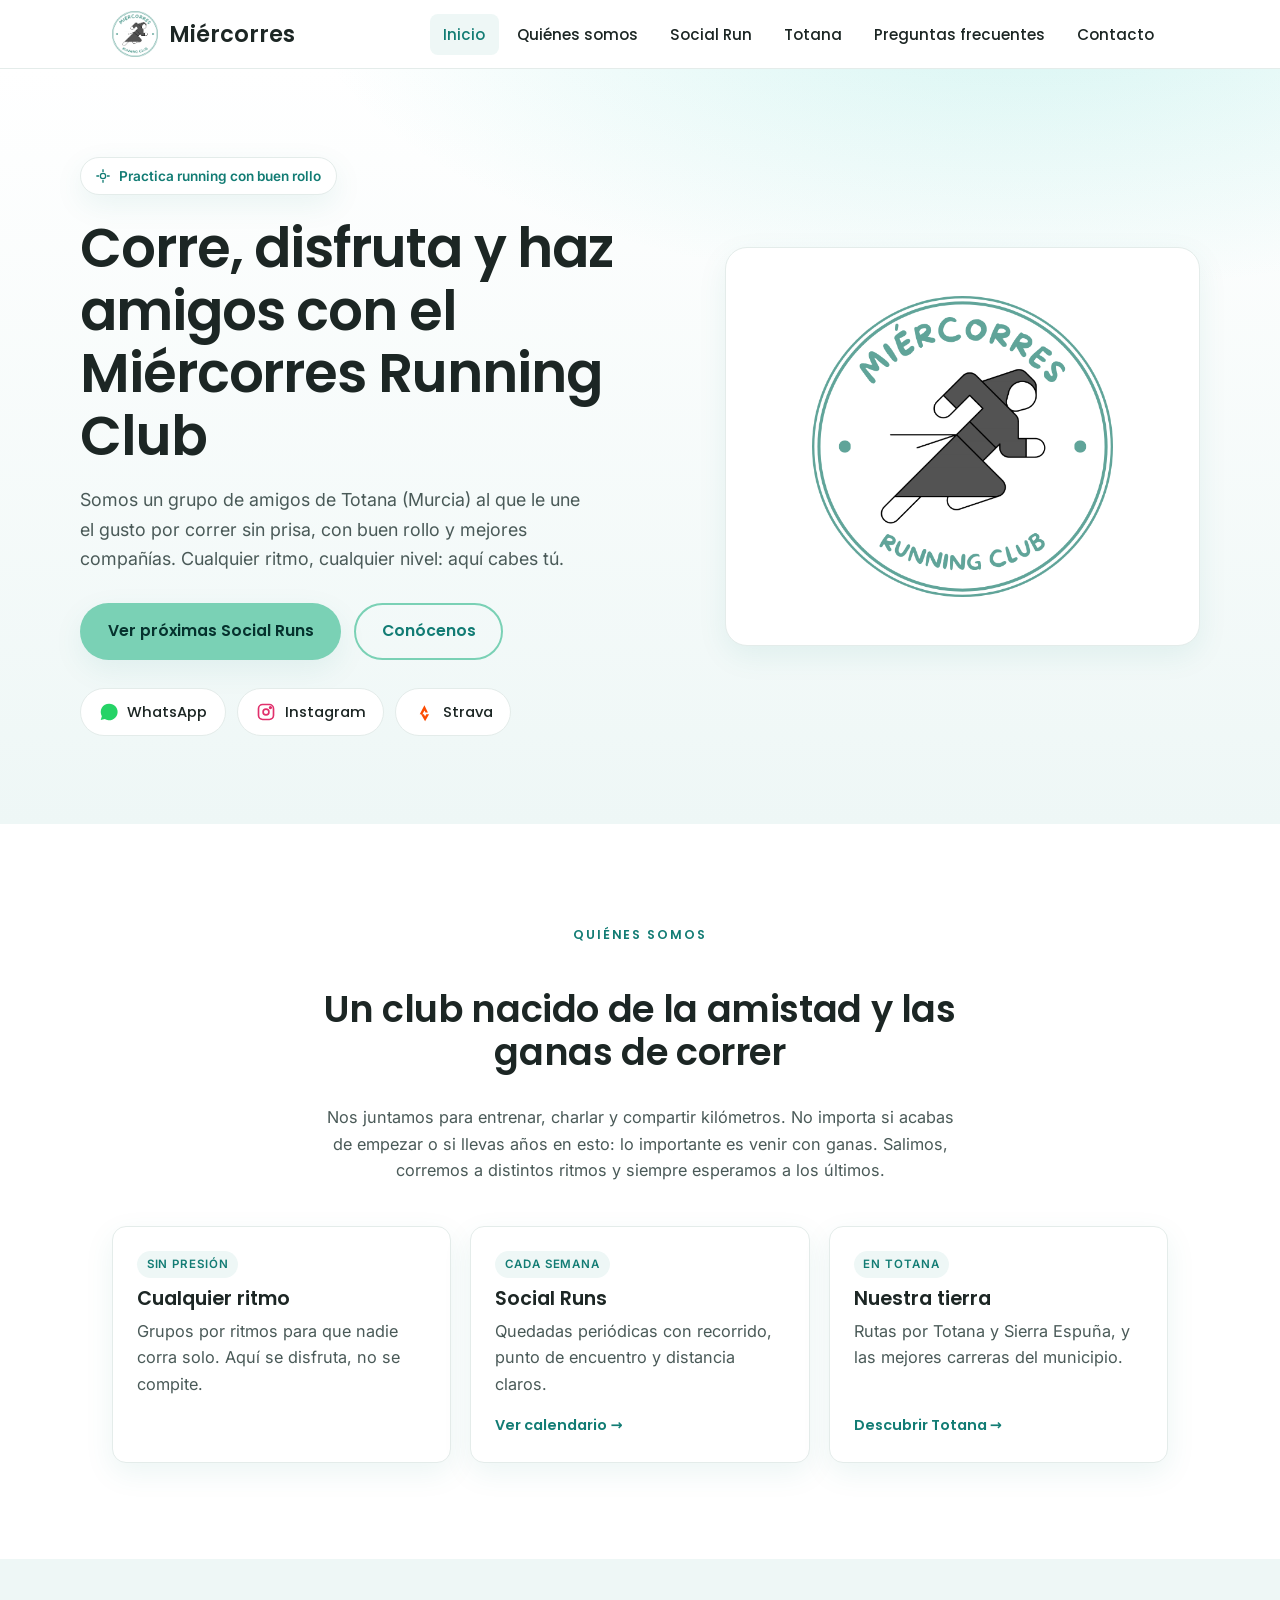
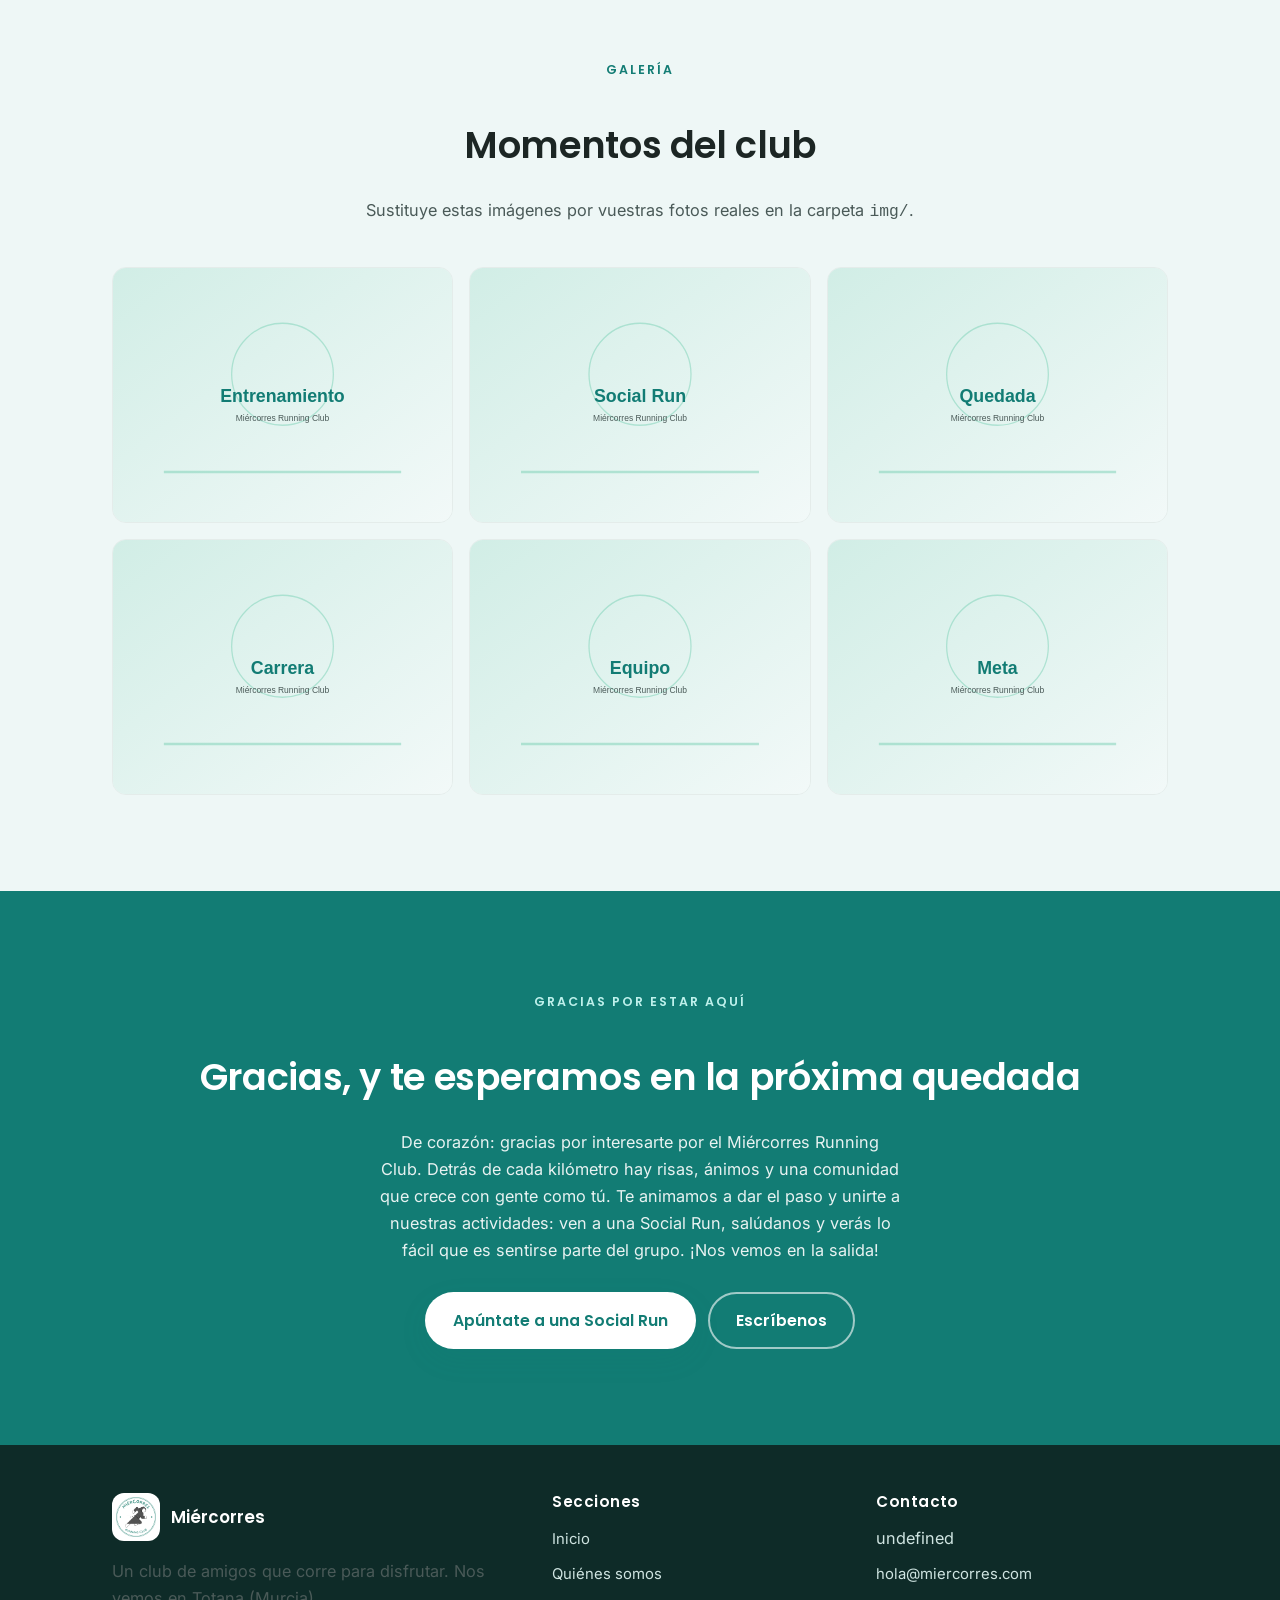
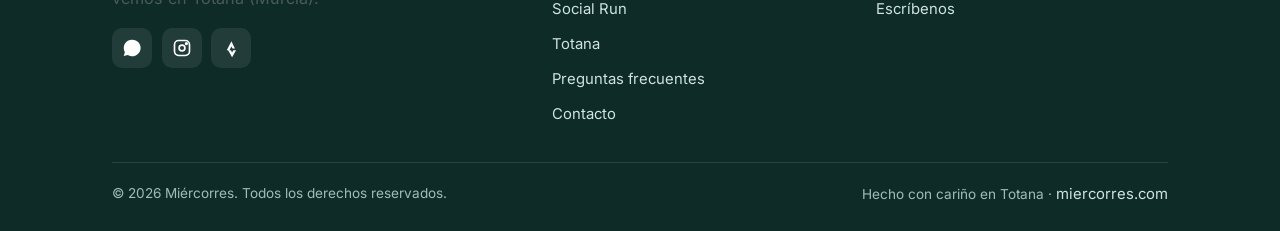
<file: index.html>
﻿<!DOCTYPE html>
<html lang="es">
<head>
  <meta charset="UTF-8">
  <meta name="viewport" content="width=device-width, initial-scale=1.0">
  <title>Miércorres Running Club · Totana (Murcia)</title>
  <meta name="description" content="Club de running de amigos en Totana (Murcia). Social runs, quedadas y buen ambiente. ¡Corre con nosotros!">
  <link rel="icon" href="img/logo.png" type="image/png">
  <link rel="preconnect" href="https://fonts.googleapis.com">
  <link rel="preconnect" href="https://fonts.gstatic.com" crossorigin>
  <link href="https://fonts.googleapis.com/css2?family=Poppins:wght@500;600;700&family=Inter:wght@400;500;600&display=swap" rel="stylesheet">
  <link rel="stylesheet" href="css/styles.css">
</head>
<body>
  <div data-header></div>

  <main id="main">
    <!-- ===================== HERO ===================== -->
    <section class="hero">
      <div class="container hero-inner">
        <div>
          <span class="hero-badge">
            <svg width="16" height="16" viewBox="0 0 24 24" fill="none" stroke="currentColor" stroke-width="2" aria-hidden="true"><path d="M12 2v4M12 18v4M2 12h4M18 12h4"/><circle cx="12" cy="12" r="4"/></svg>
            Practica running con buen rollo
          </span>
          <h1>Corre, disfruta y haz amigos con el Miércorres Running Club</h1>
          <p class="lead">Somos un grupo de amigos de Totana (Murcia) al que le une el gusto por correr sin prisa, con buen rollo y mejores compañías. Cualquier ritmo, cualquier nivel: aquí cabes tú.</p>
          <div class="hero-cta">
            <a class="btn btn--primary" href="social-run.html">Ver próximas Social Runs</a>
            <a class="btn btn--ghost" href="quienes-somos.html">Conócenos</a>
          </div>
          <div class="socials" style="margin-top:1.8rem">
            <a class="social-btn social-btn--wa" data-social="whatsapp" target="_blank" rel="noopener" aria-label="Únete al WhatsApp"></a>
            <a class="social-btn social-btn--ig" data-social="instagram" target="_blank" rel="noopener" aria-label="Síguenos en Instagram"></a>
            <a class="social-btn social-btn--st" data-social="strava" target="_blank" rel="noopener" aria-label="Únete al club en Strava"></a>
          </div>
        </div>
        <div class="hero-art">
          <img src="img/logo.png" alt="Escudo del Miércorres Running Club" width="320" height="320">
        </div>
      </div>
    </section>

    <!-- ===================== PRESENTACIÓN ===================== -->
    <section class="section">
      <div class="container">
        <div class="section-head">
          <span class="eyebrow">Quiénes somos</span>
          <h2>Un club nacido de la amistad y las ganas de correr</h2>
          <p>Nos juntamos para entrenar, charlar y compartir kilómetros. No importa si acabas de empezar o si llevas años en esto: lo importante es venir con ganas. Salimos, corremos a distintos ritmos y siempre esperamos a los últimos.</p>
        </div>
        <div class="cards">
          <article class="card">
            <span class="tag">Sin presión</span>
            <h3>Cualquier ritmo</h3>
            <p>Grupos por ritmos para que nadie corra solo. Aquí se disfruta, no se compite.</p>
          </article>
          <article class="card">
            <span class="tag">Cada semana</span>
            <h3>Social Runs</h3>
            <p>Quedadas periódicas con recorrido, punto de encuentro y distancia claros.</p>
            <a class="card-link" href="social-run.html">Ver calendario →</a>
          </article>
          <article class="card">
            <span class="tag">En Totana</span>
            <h3>Nuestra tierra</h3>
            <p>Rutas por Totana y Sierra Espuña, y las mejores carreras del municipio.</p>
            <a class="card-link" href="totana.html">Descubrir Totana →</a>
          </article>
        </div>
      </div>
    </section>

    <!-- ===================== GALERÍA ===================== -->
    <section class="section section--soft">
      <div class="container">
        <div class="section-head">
          <span class="eyebrow">Galería</span>
          <h2>Momentos del club</h2>
          <p>Sustituye estas imágenes por vuestras fotos reales en la carpeta <code>img/</code>.</p>
        </div>
        <div class="gallery">
          <figure><img src="img/galeria-1.svg" alt="Entrenamiento del club" loading="lazy"></figure>
          <figure><img src="img/galeria-2.svg" alt="Social Run del club" loading="lazy"></figure>
          <figure><img src="img/galeria-3.svg" alt="Quedada de corredores" loading="lazy"></figure>
          <figure><img src="img/galeria-4.svg" alt="Participación en carrera" loading="lazy"></figure>
          <figure><img src="img/galeria-5.svg" alt="El equipo reunido" loading="lazy"></figure>
          <figure><img src="img/galeria-6.svg" alt="Llegada a meta" loading="lazy"></figure>
        </div>
      </div>
    </section>

    <!-- ===================== AGRADECIMIENTO / CTA ===================== -->
    <section class="section cta-band">
      <div class="container">
        <span class="eyebrow" style="color:#bff1ec">Gracias por estar aquí</span>
        <h2>Gracias, y te esperamos en la próxima quedada</h2>
        <p>De corazón: gracias por interesarte por el Miércorres Running Club. Detrás de cada kilómetro hay risas, ánimos y una comunidad que crece con gente como tú. Te animamos a dar el paso y unirte a nuestras actividades: ven a una Social Run, salúdanos y verás lo fácil que es sentirse parte del grupo. ¡Nos vemos en la salida!</p>
        <div class="hero-cta" style="justify-content:center; margin-top:1.8rem">
          <a class="btn btn--primary" href="social-run.html">Apúntate a una Social Run</a>
          <a class="btn btn--ghost" href="contacto.html">Escríbenos</a>
        </div>
      </div>
    </section>
  </main>

  <div data-footer></div>
  <script src="js/main.js"></script>
</body>
</html>
</file>
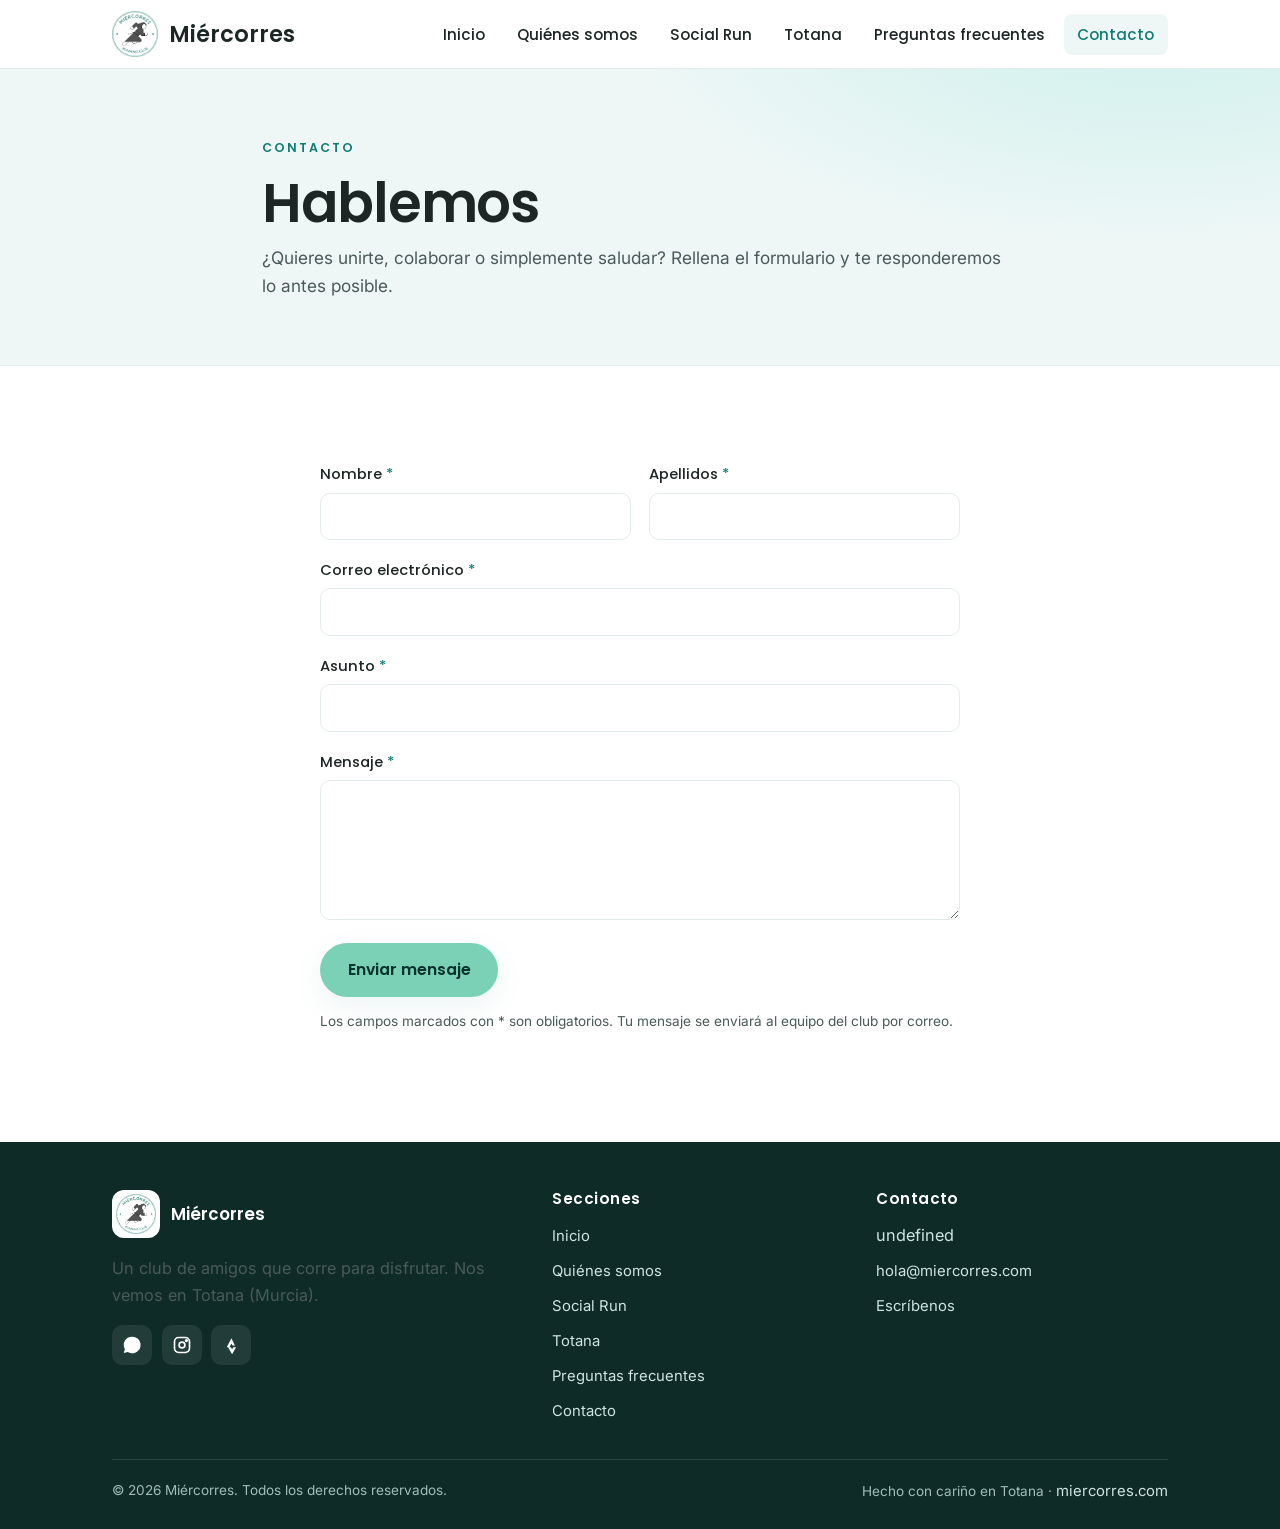
<file: contacto.html>
﻿<!DOCTYPE html>
<html lang="es">
<head>
  <meta charset="UTF-8">
  <meta name="viewport" content="width=device-width, initial-scale=1.0">
  <title>Contacto · Miércorres Running Club</title>
  <meta name="description" content="Escribe al Miércorres Running Club de Totana. Te responderemos lo antes posible.">
  <link rel="icon" href="img/logo.png" type="image/png">
  <link rel="preconnect" href="https://fonts.googleapis.com">
  <link rel="preconnect" href="https://fonts.gstatic.com" crossorigin>
  <link href="https://fonts.googleapis.com/css2?family=Poppins:wght@500;600;700&family=Inter:wght@400;500;600&display=swap" rel="stylesheet">
  <link rel="stylesheet" href="css/styles.css">
</head>
<body>
  <div data-header></div>

  <main id="main">
    <section class="page-hero">
      <div class="container">
        <span class="eyebrow">Contacto</span>
        <h1>Hablemos</h1>
        <p>¿Quieres unirte, colaborar o simplemente saludar? Rellena el formulario y te responderemos lo antes posible.</p>
      </div>
    </section>

    <section class="section">
      <div class="container">
        <div class="form-wrap">
          <!-- El envío lo gestiona js/form.js contra un Google Apps Script (ver README) -->
          <form id="contact-form" novalidate>
            <div class="form-grid">
              <div class="field">
                <label for="nombre">Nombre <span class="req" aria-hidden="true">*</span></label>
                <input type="text" id="nombre" name="nombre" autocomplete="given-name" required>
              </div>
              <div class="field">
                <label for="apellidos">Apellidos <span class="req" aria-hidden="true">*</span></label>
                <input type="text" id="apellidos" name="apellidos" autocomplete="family-name" required>
              </div>
              <div class="field field--full">
                <label for="email">Correo electrónico <span class="req" aria-hidden="true">*</span></label>
                <input type="email" id="email" name="email" autocomplete="email" required>
              </div>
              <div class="field field--full">
                <label for="asunto">Asunto <span class="req" aria-hidden="true">*</span></label>
                <input type="text" id="asunto" name="asunto" required>
              </div>
              <div class="field field--full">
                <label for="mensaje">Mensaje <span class="req" aria-hidden="true">*</span></label>
                <textarea id="mensaje" name="mensaje" required></textarea>
              </div>
            </div>

            <!-- Campo trampa anti-spam (honeypot): debe quedar vacío -->
            <div class="visually-hidden" aria-hidden="true">
              <label for="website">No rellenar</label>
              <input type="text" id="website" name="website" tabindex="-1" autocomplete="off">
            </div>

            <div class="form-actions">
              <button type="submit" class="btn btn--primary" id="submit-btn">Enviar mensaje</button>
              <p class="form-status" id="form-status" role="status" aria-live="polite"></p>
            </div>
            <p class="form-hint">Los campos marcados con <span class="req">*</span> son obligatorios. Tu mensaje se enviará al equipo del club por correo.</p>
          </form>
        </div>
      </div>
    </section>
  </main>

  <div data-footer></div>
  <script src="js/main.js"></script>
  <script src="js/form.js"></script>
</body>
</html>
</file>
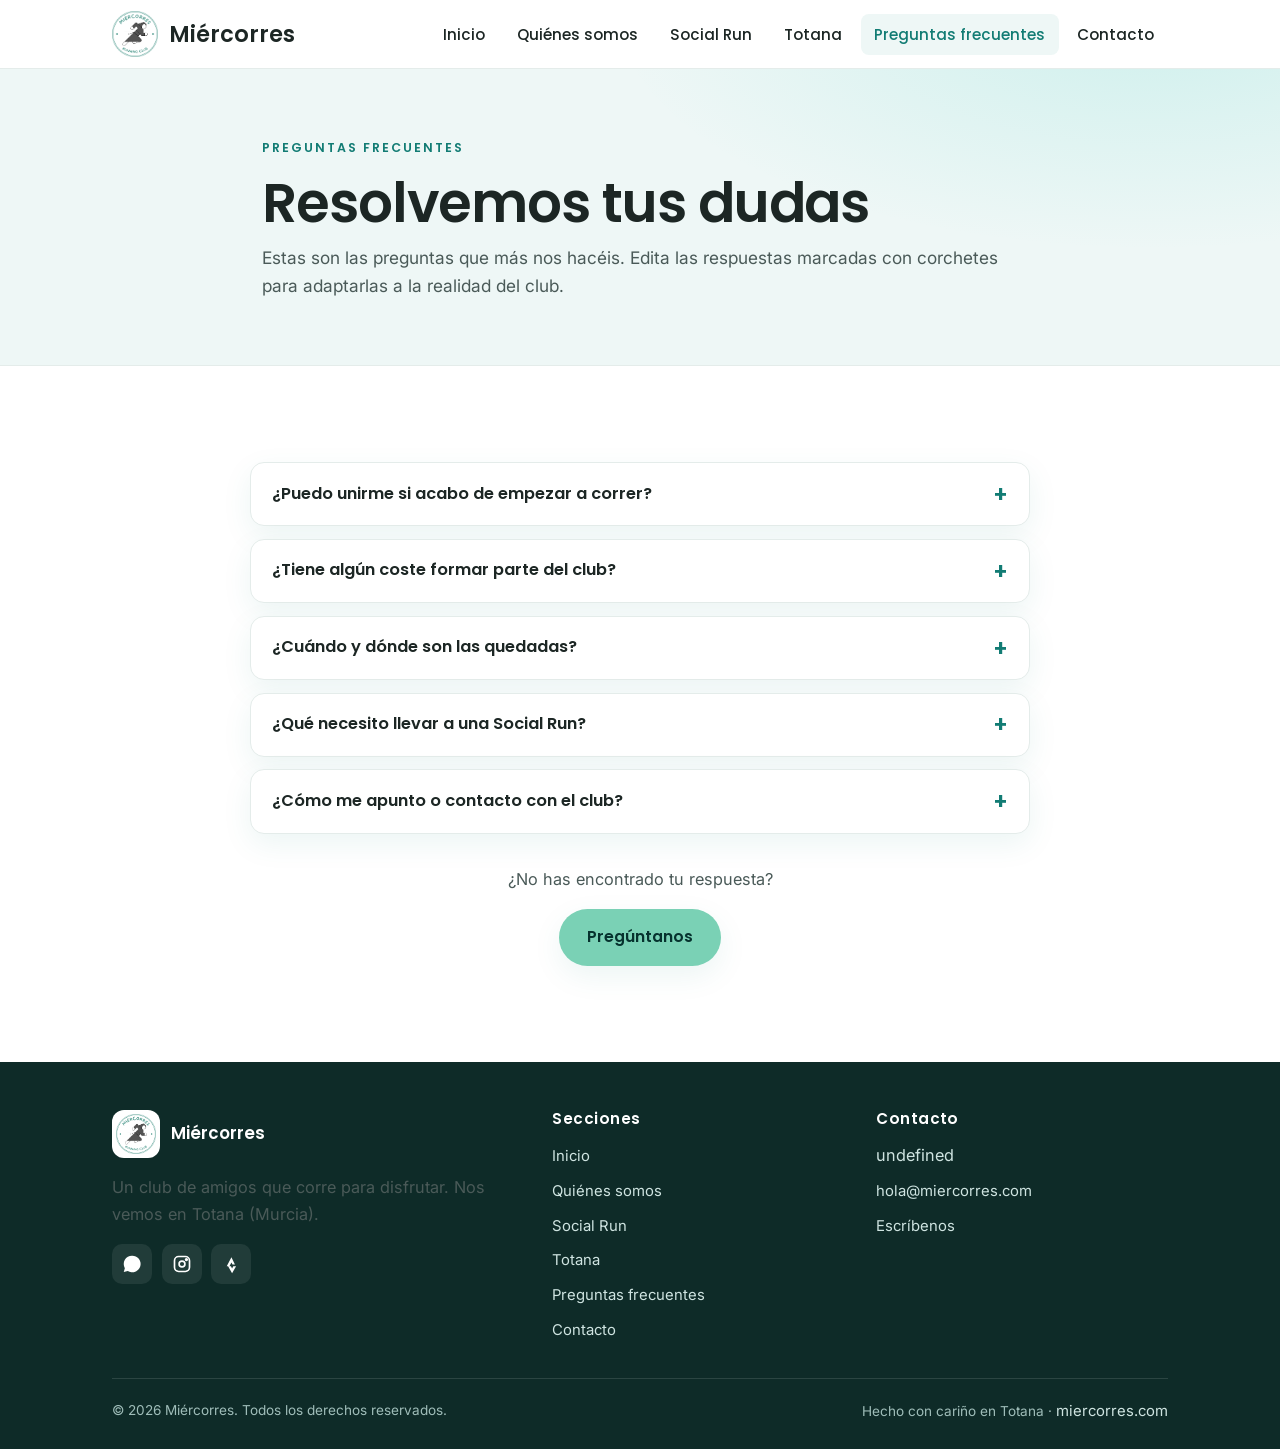
<file: faq.html>
﻿<!DOCTYPE html>
<html lang="es">
<head>
  <meta charset="UTF-8">
  <meta name="viewport" content="width=device-width, initial-scale=1.0">
  <title>Preguntas frecuentes · Miércorres Running Club</title>
  <meta name="description" content="Resolvemos las dudas más habituales sobre el Miércorres Running Club de Totana.">
  <link rel="icon" href="img/logo.png" type="image/png">
  <link rel="preconnect" href="https://fonts.googleapis.com">
  <link rel="preconnect" href="https://fonts.gstatic.com" crossorigin>
  <link href="https://fonts.googleapis.com/css2?family=Poppins:wght@500;600;700&family=Inter:wght@400;500;600&display=swap" rel="stylesheet">
  <link rel="stylesheet" href="css/styles.css">
</head>
<body>
  <div data-header></div>

  <main id="main">
    <section class="page-hero">
      <div class="container">
        <span class="eyebrow">Preguntas frecuentes</span>
        <h1>Resolvemos tus dudas</h1>
        <p>Estas son las preguntas que más nos hacéis. Edita las respuestas marcadas con corchetes para adaptarlas a la realidad del club.</p>
      </div>
    </section>

    <section class="section">
      <div class="container">
        <div class="faq">
          <details>
            <summary>¿Puedo unirme si acabo de empezar a correr?</summary>
            <div class="faq-body">
              <p>[ ¡Claro que sí! Aquí caben todos los niveles. Explica cómo acogéis a quien empieza: grupos por ritmos, distancias cortas de iniciación, acompañamiento, etc. ]</p>
            </div>
          </details>
          <details>
            <summary>¿Tiene algún coste formar parte del club?</summary>
            <div class="faq-body">
              <p>[ Indica si la participación es gratuita o si hay alguna cuota, y qué incluye. Si no hay coste, dilo claramente. ]</p>
            </div>
          </details>
          <details>
            <summary>¿Cuándo y dónde son las quedadas?</summary>
            <div class="faq-body">
              <p>[ Explica los días y horarios habituales y el punto de encuentro típico. Recuerda que cada Social Run se publica con detalle en la sección
              <a href="social-run.html">Social Run</a>. ]</p>
            </div>
          </details>
          <details>
            <summary>¿Qué necesito llevar a una Social Run?</summary>
            <div class="faq-body">
              <p>[ Ropa y calzado cómodos, agua, y ganas. Añade recomendaciones según la época del año (luz reflectante en invierno, gorra en verano, etc.). ]</p>
            </div>
          </details>
          <details>
            <summary>¿Cómo me apunto o contacto con el club?</summary>
            <div class="faq-body">
              <p>Escríbenos desde la página de <a href="contacto.html">Contacto</a> o únete a nuestro grupo de
              <a data-social="whatsapp" target="_blank" rel="noopener">WhatsApp</a>. También nos encuentras en
              <a data-social="instagram" target="_blank" rel="noopener">Instagram</a> y
              <a data-social="strava" target="_blank" rel="noopener">Strava</a>.</p>
            </div>
          </details>
        </div>

        <div class="text-center mt-2">
          <p>¿No has encontrado tu respuesta?</p>
          <a class="btn btn--primary" href="contacto.html">Pregúntanos</a>
        </div>
      </div>
    </section>
  </main>

  <div data-footer></div>
  <script src="js/main.js"></script>
</body>
</html>
</file>
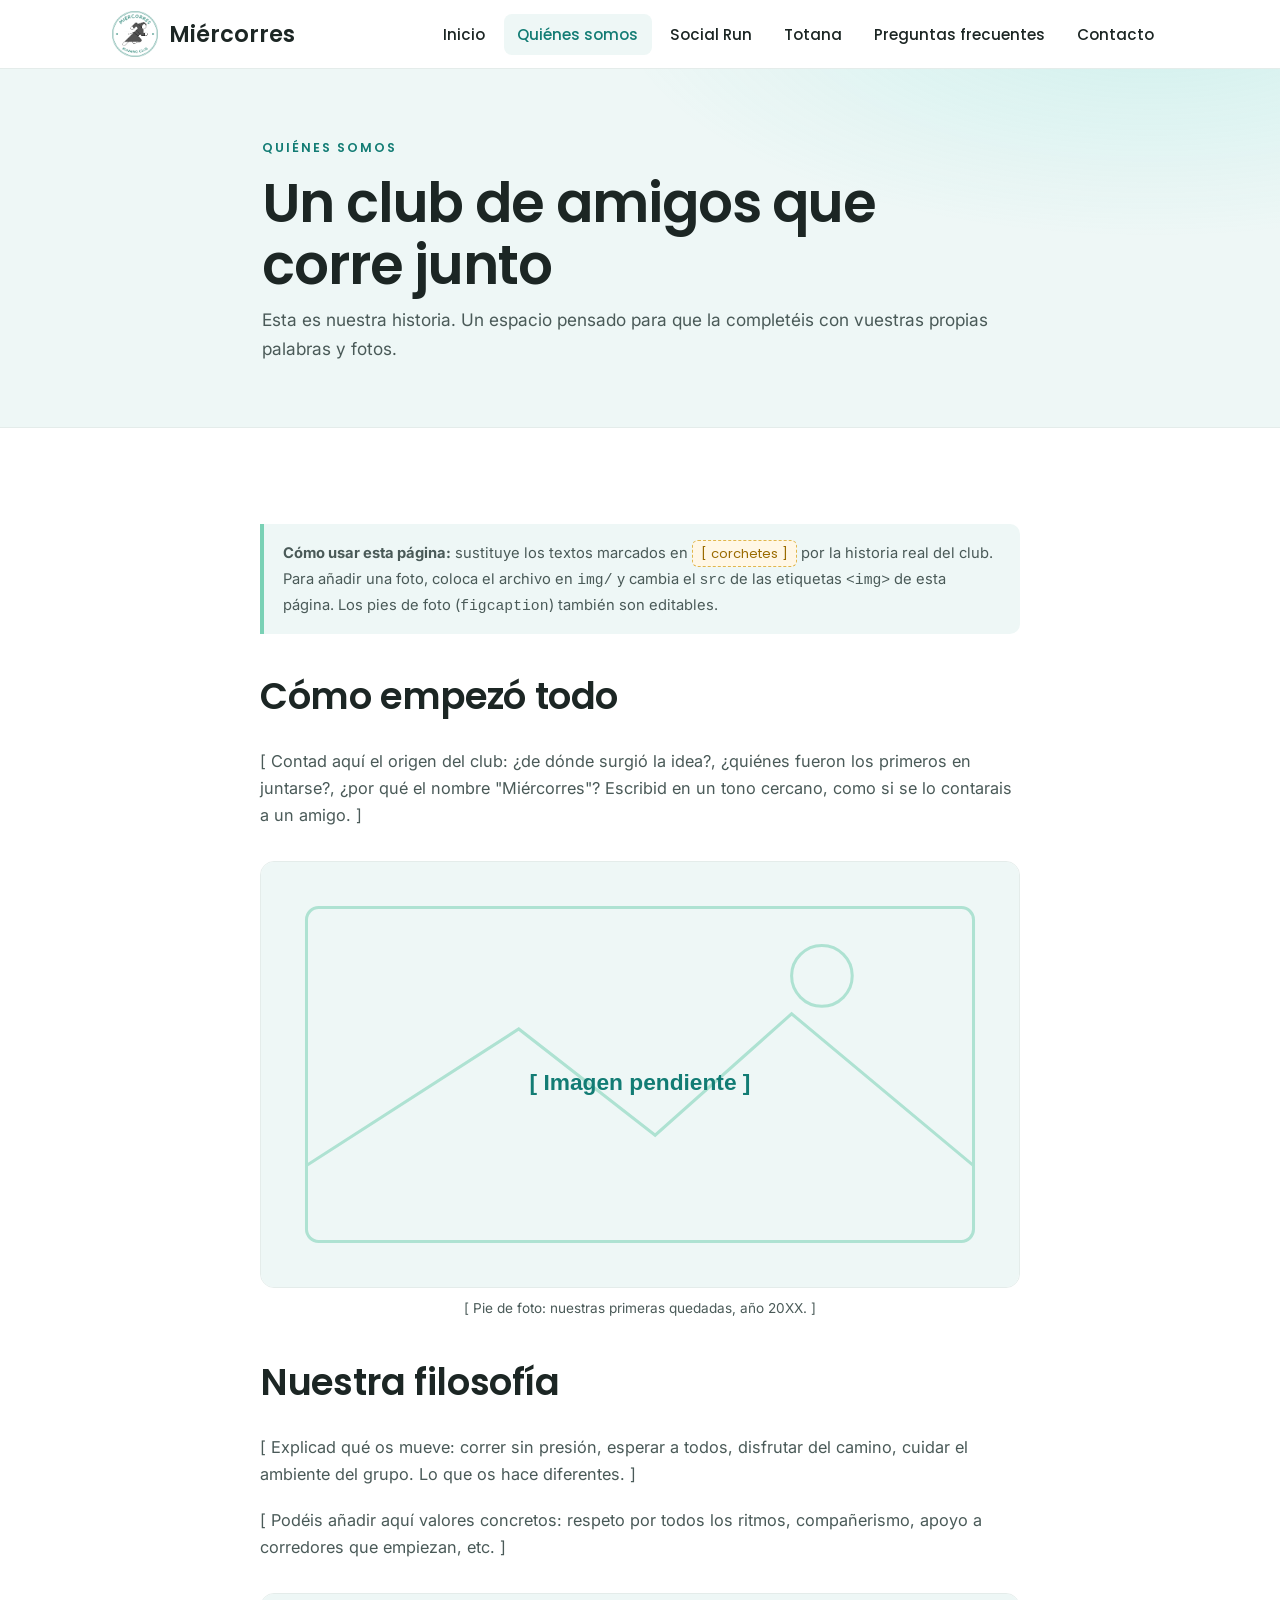
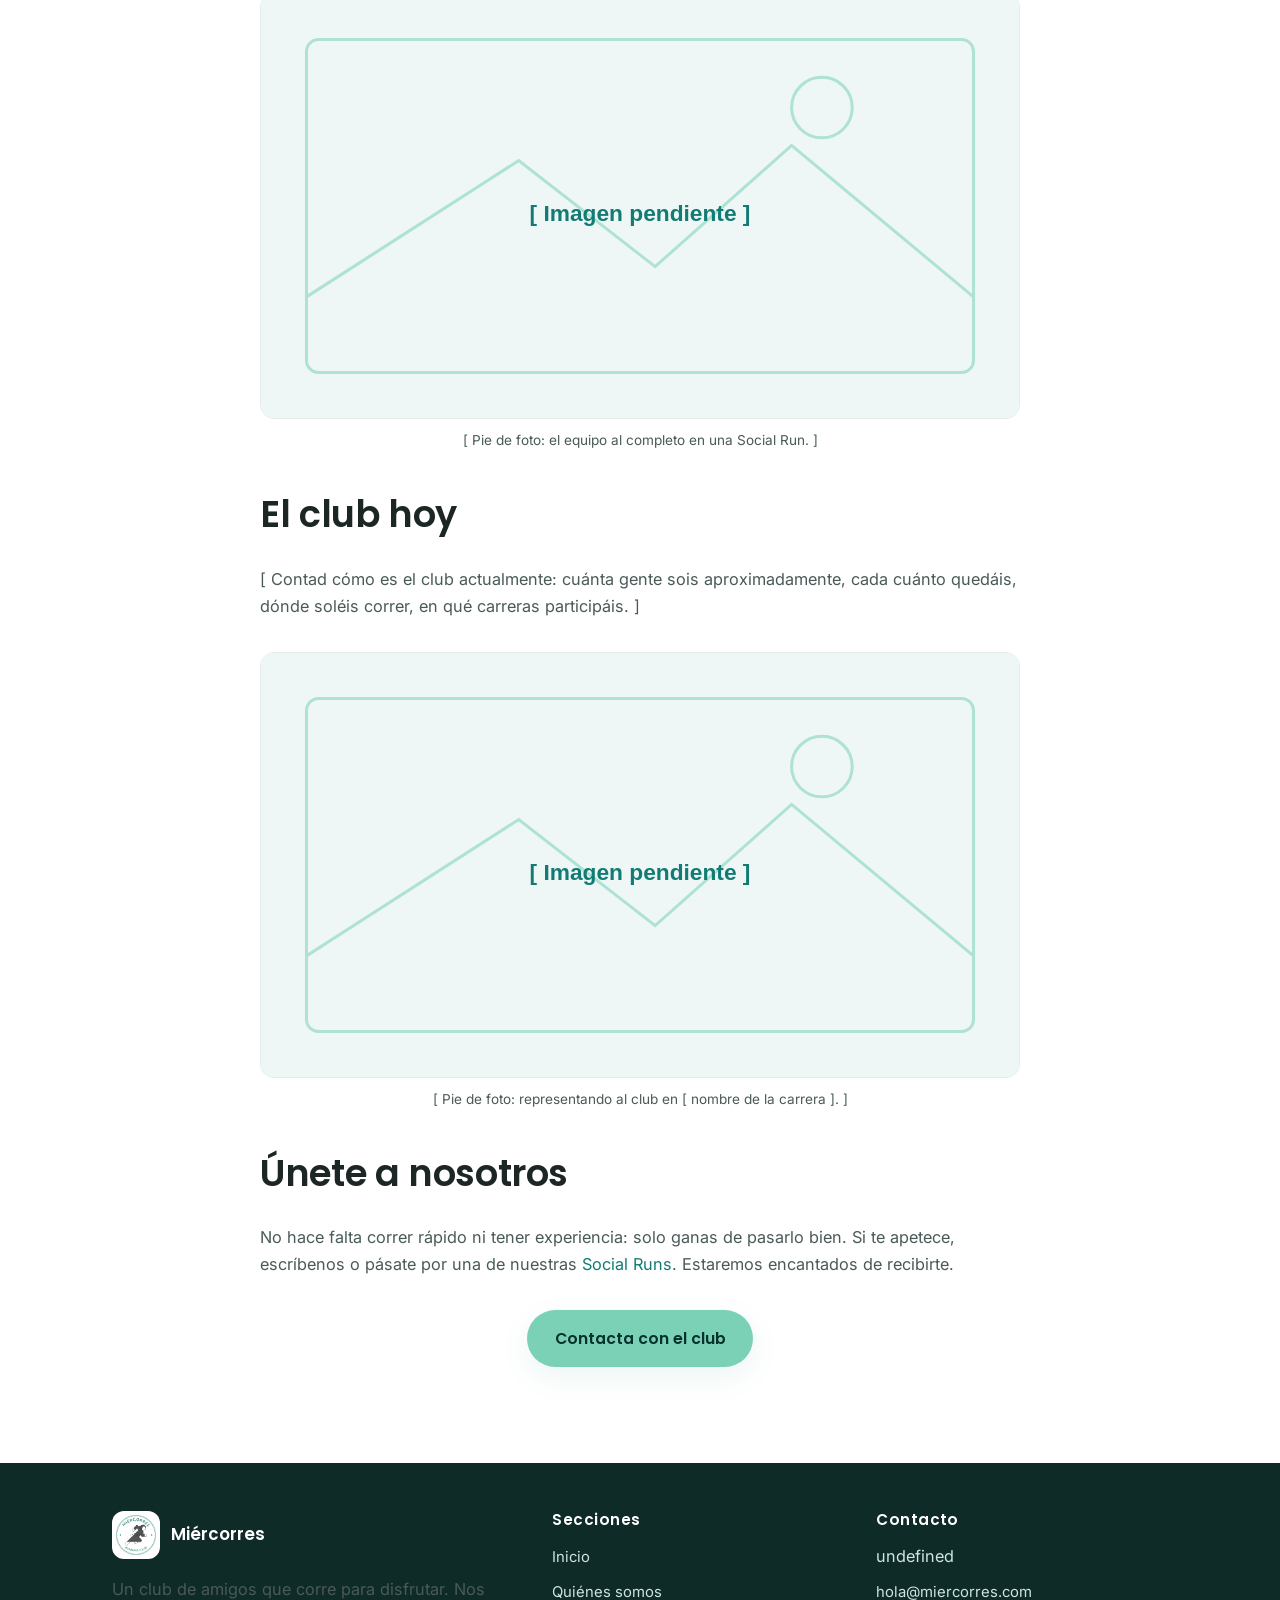
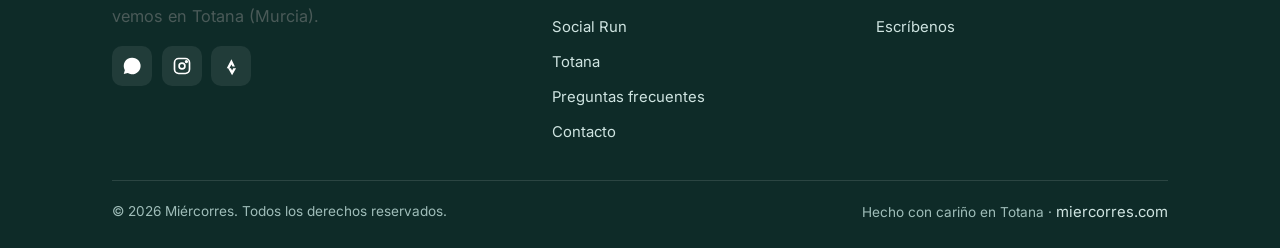
<file: quienes-somos.html>
﻿<!DOCTYPE html>
<html lang="es">
<head>
  <meta charset="UTF-8">
  <meta name="viewport" content="width=device-width, initial-scale=1.0">
  <title>Quiénes somos · Miércorres Running Club</title>
  <meta name="description" content="La historia del Miércorres Running Club: un grupo de amigos de Totana unidos por el running.">
  <link rel="icon" href="img/logo.png" type="image/png">
  <link rel="preconnect" href="https://fonts.googleapis.com">
  <link rel="preconnect" href="https://fonts.gstatic.com" crossorigin>
  <link href="https://fonts.googleapis.com/css2?family=Poppins:wght@500;600;700&family=Inter:wght@400;500;600&display=swap" rel="stylesheet">
  <link rel="stylesheet" href="css/styles.css">
</head>
<body>
  <div data-header></div>

  <main id="main">
    <section class="page-hero">
      <div class="container">
        <span class="eyebrow">Quiénes somos</span>
        <h1>Un club de amigos que corre junto</h1>
        <p>Esta es nuestra historia. Un espacio pensado para que la completéis con vuestras propias palabras y fotos.</p>
      </div>
    </section>

    <section class="section">
      <div class="container">
        <article class="prose">
          <p class="note">
            <strong>Cómo usar esta página:</strong> sustituye los textos marcados en
            <span class="placeholder-tag">[ corchetes ]</span> por la historia real del club.
            Para añadir una foto, coloca el archivo en <code>img/</code> y cambia el <code>src</code>
            de las etiquetas <code>&lt;img&gt;</code> de esta página. Los pies de foto (<code>figcaption</code>) también son editables.
          </p>

          <h2>Cómo empezó todo</h2>
          <p>[ Contad aquí el origen del club: ¿de dónde surgió la idea?, ¿quiénes fueron los primeros en juntarse?, ¿por qué el nombre "Miércorres"? Escribid en un tono cercano, como si se lo contarais a un amigo. ]</p>

          <figure>
            <img src="img/placeholder.svg" alt="[ Describe la foto: primeras quedadas del club ]">
            <figcaption>[ Pie de foto: nuestras primeras quedadas, año 20XX. ]</figcaption>
          </figure>

          <h2>Nuestra filosofía</h2>
          <p>[ Explicad qué os mueve: correr sin presión, esperar a todos, disfrutar del camino, cuidar el ambiente del grupo. Lo que os hace diferentes. ]</p>
          <p>[ Podéis añadir aquí valores concretos: respeto por todos los ritmos, compañerismo, apoyo a corredores que empiezan, etc. ]</p>

          <figure>
            <img src="img/placeholder.svg" alt="[ Describe la foto: el grupo al completo ]">
            <figcaption>[ Pie de foto: el equipo al completo en una Social Run. ]</figcaption>
          </figure>

          <h2>El club hoy</h2>
          <p>[ Contad cómo es el club actualmente: cuánta gente sois aproximadamente, cada cuánto quedáis, dónde soléis correr, en qué carreras participáis. ]</p>

          <figure>
            <img src="img/placeholder.svg" alt="[ Describe la foto: participación en una carrera ]">
            <figcaption>[ Pie de foto: representando al club en [ nombre de la carrera ]. ]</figcaption>
          </figure>

          <h2>Únete a nosotros</h2>
          <p>No hace falta correr rápido ni tener experiencia: solo ganas de pasarlo bien. Si te apetece, escríbenos o pásate por una de nuestras <a href="social-run.html">Social Runs</a>. Estaremos encantados de recibirte.</p>
        </article>

        <div class="text-center mt-2">
          <a class="btn btn--primary" href="contacto.html">Contacta con el club</a>
        </div>
      </div>
    </section>
  </main>

  <div data-footer></div>
  <script src="js/main.js"></script>
</body>
</html>
</file>
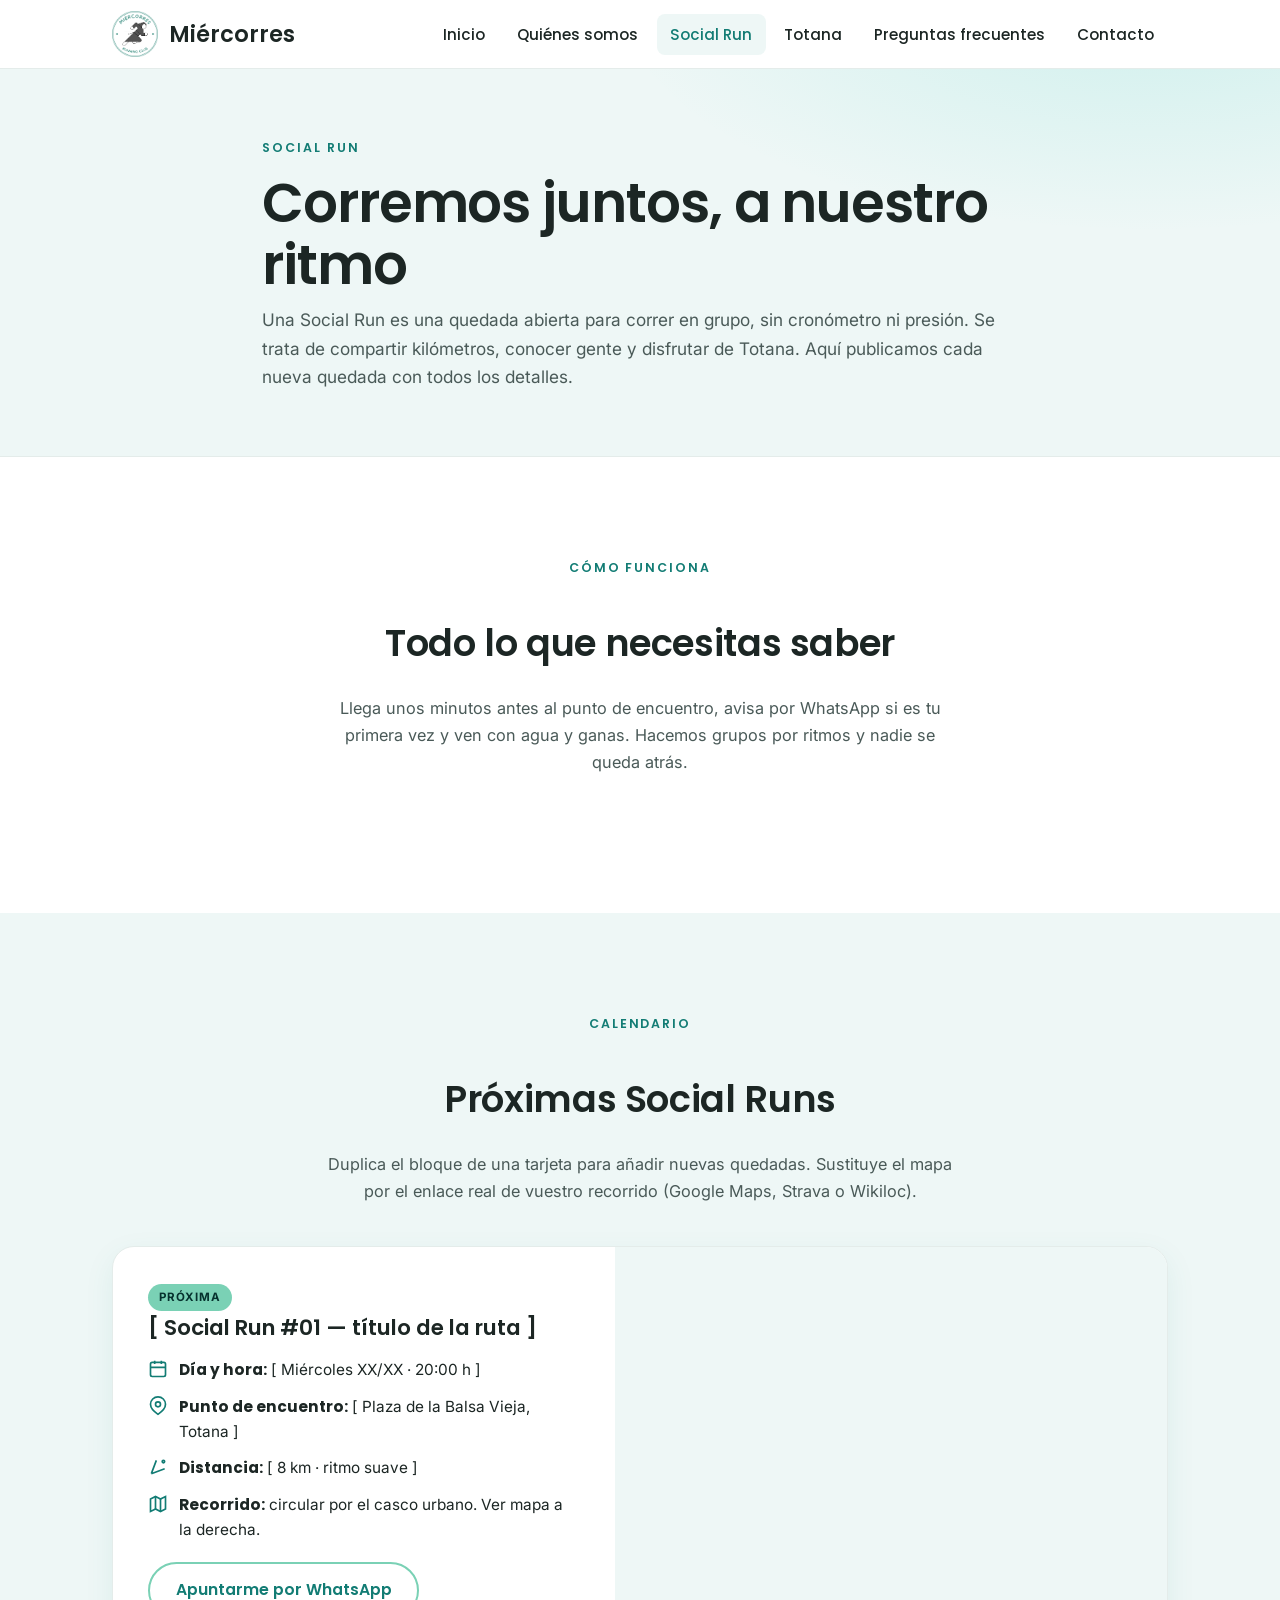
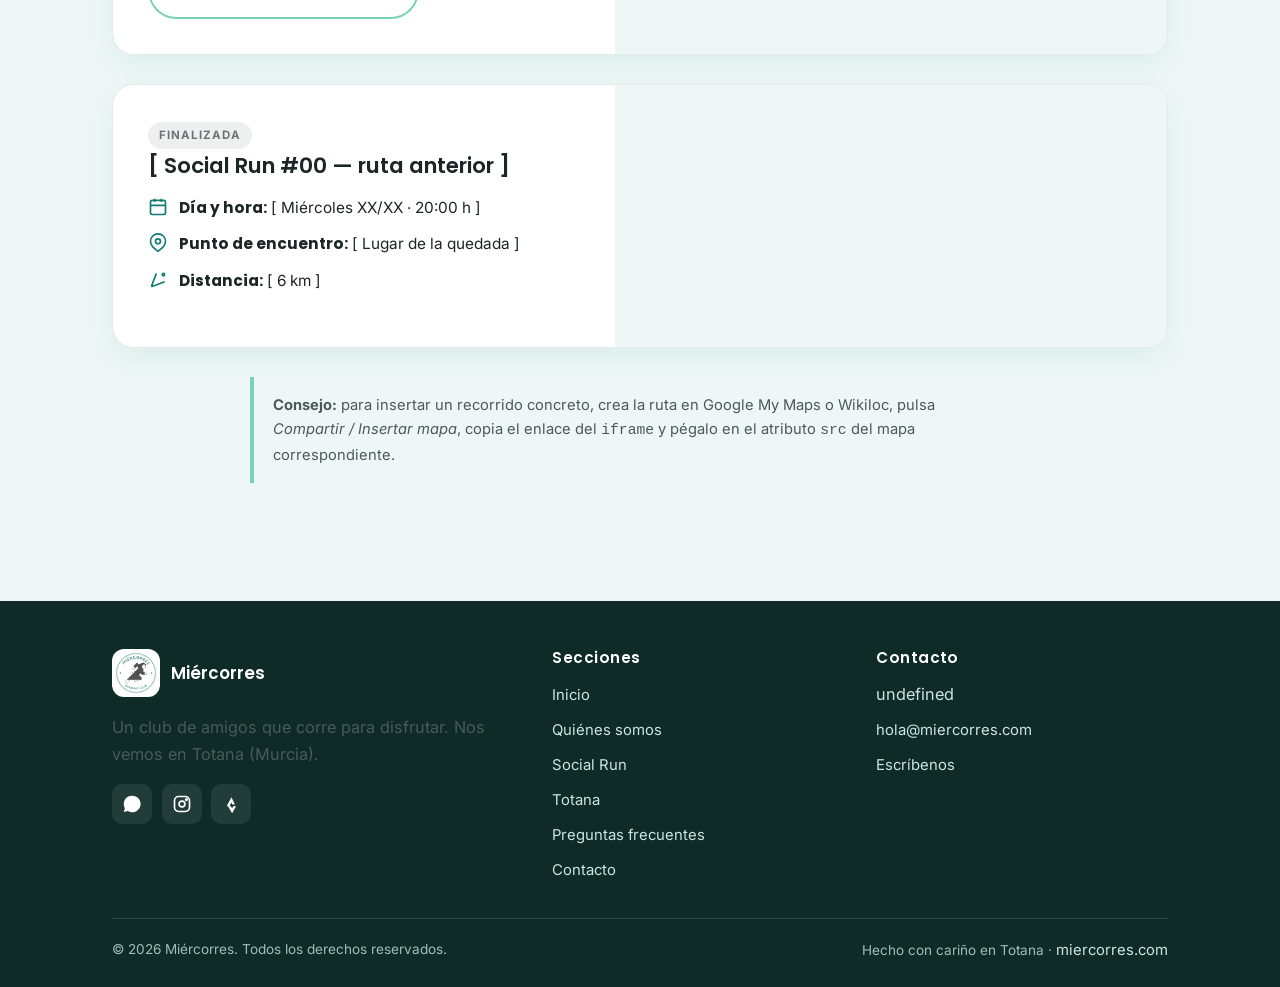
<file: social-run.html>
﻿<!DOCTYPE html>
<html lang="es">
<head>
  <meta charset="UTF-8">
  <meta name="viewport" content="width=device-width, initial-scale=1.0">
  <title>Social Run · Miércorres Running Club</title>
  <meta name="description" content="Nuestras Social Runs en Totana: día, hora, punto de encuentro, distancia y recorrido en mapa.">
  <link rel="icon" href="img/logo.png" type="image/png">
  <link rel="preconnect" href="https://fonts.googleapis.com">
  <link rel="preconnect" href="https://fonts.gstatic.com" crossorigin>
  <link href="https://fonts.googleapis.com/css2?family=Poppins:wght@500;600;700&family=Inter:wght@400;500;600&display=swap" rel="stylesheet">
  <link rel="stylesheet" href="css/styles.css">
</head>
<body>
  <div data-header></div>

  <main id="main">
    <section class="page-hero">
      <div class="container">
        <span class="eyebrow">Social Run</span>
        <h1>Corremos juntos, a nuestro ritmo</h1>
        <p>Una Social Run es una quedada abierta para correr en grupo, sin cronómetro ni presión. Se trata de compartir kilómetros, conocer gente y disfrutar de Totana. Aquí publicamos cada nueva quedada con todos los detalles.</p>
      </div>
    </section>

    <section class="section">
      <div class="container">
        <div class="section-head">
          <span class="eyebrow">Cómo funciona</span>
          <h2>Todo lo que necesitas saber</h2>
          <p>Llega unos minutos antes al punto de encuentro, avisa por WhatsApp si es tu primera vez y ven con agua y ganas. Hacemos grupos por ritmos y nadie se queda atrás.</p>
        </div>
      </div>
    </section>

    <section class="section section--soft">
      <div class="container">
        <div class="section-head">
          <span class="eyebrow">Calendario</span>
          <h2>Próximas Social Runs</h2>
          <p>Duplica el bloque de una tarjeta para añadir nuevas quedadas. Sustituye el mapa por el enlace real de vuestro recorrido (Google Maps, Strava o Wikiloc).</p>
        </div>

        <!-- ======= PRÓXIMA SOCIAL RUN (plantilla — duplica este bloque) ======= -->
        <article class="run">
          <div class="run-info">
            <span class="run-status run-status--next">Próxima</span>
            <h3>[ Social Run #01 — título de la ruta ]</h3>
            <ul class="run-meta">
              <li>
                <svg viewBox="0 0 24 24" fill="none" stroke="currentColor" stroke-width="2" aria-hidden="true"><rect x="3" y="4" width="18" height="17" rx="2"/><path d="M16 2v4M8 2v4M3 10h18"/></svg>
                <span><strong>Día y hora:</strong> [ Miércoles XX/XX · 20:00 h ]</span>
              </li>
              <li>
                <svg viewBox="0 0 24 24" fill="none" stroke="currentColor" stroke-width="2" aria-hidden="true"><path d="M21 10c0 6-9 12-9 12s-9-6-9-12a9 9 0 0 1 18 0z"/><circle cx="12" cy="10" r="3"/></svg>
                <span><strong>Punto de encuentro:</strong> [ Plaza de la Balsa Vieja, Totana ]</span>
              </li>
              <li>
                <svg viewBox="0 0 24 24" fill="none" stroke="currentColor" stroke-width="2" aria-hidden="true"><path d="M4 20l6-16M4 20l16-6"/><circle cx="18.5" cy="5.5" r="1.5"/></svg>
                <span><strong>Distancia:</strong> [ 8 km · ritmo suave ]</span>
              </li>
              <li>
                <svg viewBox="0 0 24 24" fill="none" stroke="currentColor" stroke-width="2" aria-hidden="true"><path d="M9 18l-6 3V6l6-3 6 3 6-3v15l-6 3-6-3z"/><path d="M9 3v15M15 6v15"/></svg>
                <span><strong>Recorrido:</strong> circular por el casco urbano. Ver mapa a la derecha.</span>
              </li>
            </ul>
            <a class="btn btn--ghost" data-social="whatsapp" target="_blank" rel="noopener">Apuntarme por WhatsApp</a>
          </div>
          <!-- EDITA el src del iframe con vuestro mapa/ruta real (Google My Maps, Wikiloc embed, etc.) -->
          <iframe class="run-map" title="Mapa del recorrido de la Social Run #01"
            src="https://www.openstreetmap.org/export/embed.html?bbox=-1.510%2C37.755%2C-1.480%2C37.775&layer=mapnik&marker=37.765,-1.495"
            loading="lazy" referrerpolicy="no-referrer-when-downgrade"></iframe>
        </article>

        <!-- ======= EJEMPLO SOCIAL RUN PASADA ======= -->
        <article class="run">
          <div class="run-info">
            <span class="run-status run-status--past">Finalizada</span>
            <h3>[ Social Run #00 — ruta anterior ]</h3>
            <ul class="run-meta">
              <li>
                <svg viewBox="0 0 24 24" fill="none" stroke="currentColor" stroke-width="2" aria-hidden="true"><rect x="3" y="4" width="18" height="17" rx="2"/><path d="M16 2v4M8 2v4M3 10h18"/></svg>
                <span><strong>Día y hora:</strong> [ Miércoles XX/XX · 20:00 h ]</span>
              </li>
              <li>
                <svg viewBox="0 0 24 24" fill="none" stroke="currentColor" stroke-width="2" aria-hidden="true"><path d="M21 10c0 6-9 12-9 12s-9-6-9-12a9 9 0 0 1 18 0z"/><circle cx="12" cy="10" r="3"/></svg>
                <span><strong>Punto de encuentro:</strong> [ Lugar de la quedada ]</span>
              </li>
              <li>
                <svg viewBox="0 0 24 24" fill="none" stroke="currentColor" stroke-width="2" aria-hidden="true"><path d="M4 20l6-16M4 20l16-6"/><circle cx="18.5" cy="5.5" r="1.5"/></svg>
                <span><strong>Distancia:</strong> [ 6 km ]</span>
              </li>
            </ul>
          </div>
          <iframe class="run-map" title="Mapa del recorrido de la Social Run #00"
            src="https://www.openstreetmap.org/export/embed.html?bbox=-1.510%2C37.755%2C-1.480%2C37.775&layer=mapnik"
            loading="lazy" referrerpolicy="no-referrer-when-downgrade"></iframe>
        </article>

        <p class="note" style="max-width:780px;margin-inline:auto">
          <strong>Consejo:</strong> para insertar un recorrido concreto, crea la ruta en Google My Maps o
          Wikiloc, pulsa <em>Compartir / Insertar mapa</em>, copia el enlace del <code>iframe</code> y
          pégalo en el atributo <code>src</code> del mapa correspondiente.
        </p>
      </div>
    </section>
  </main>

  <div data-footer></div>
  <script src="js/main.js"></script>
</body>
</html>
</file>
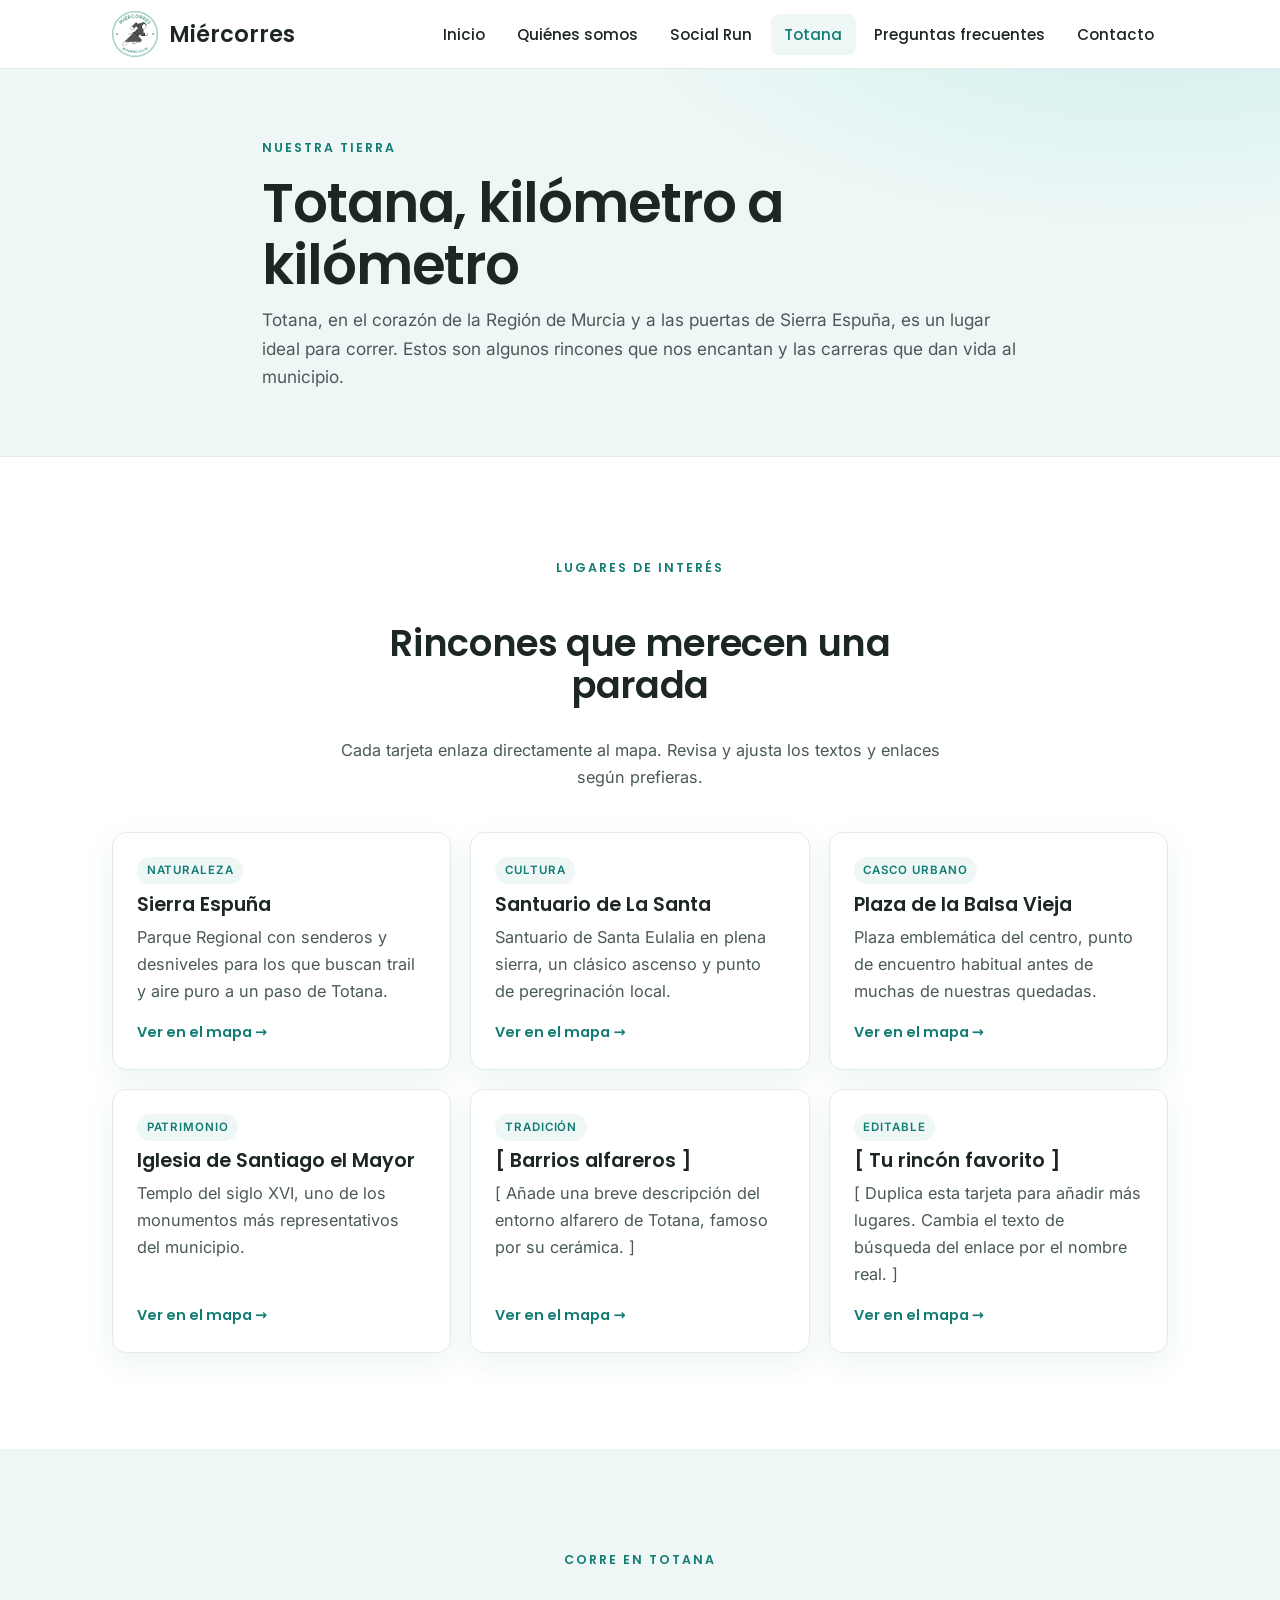
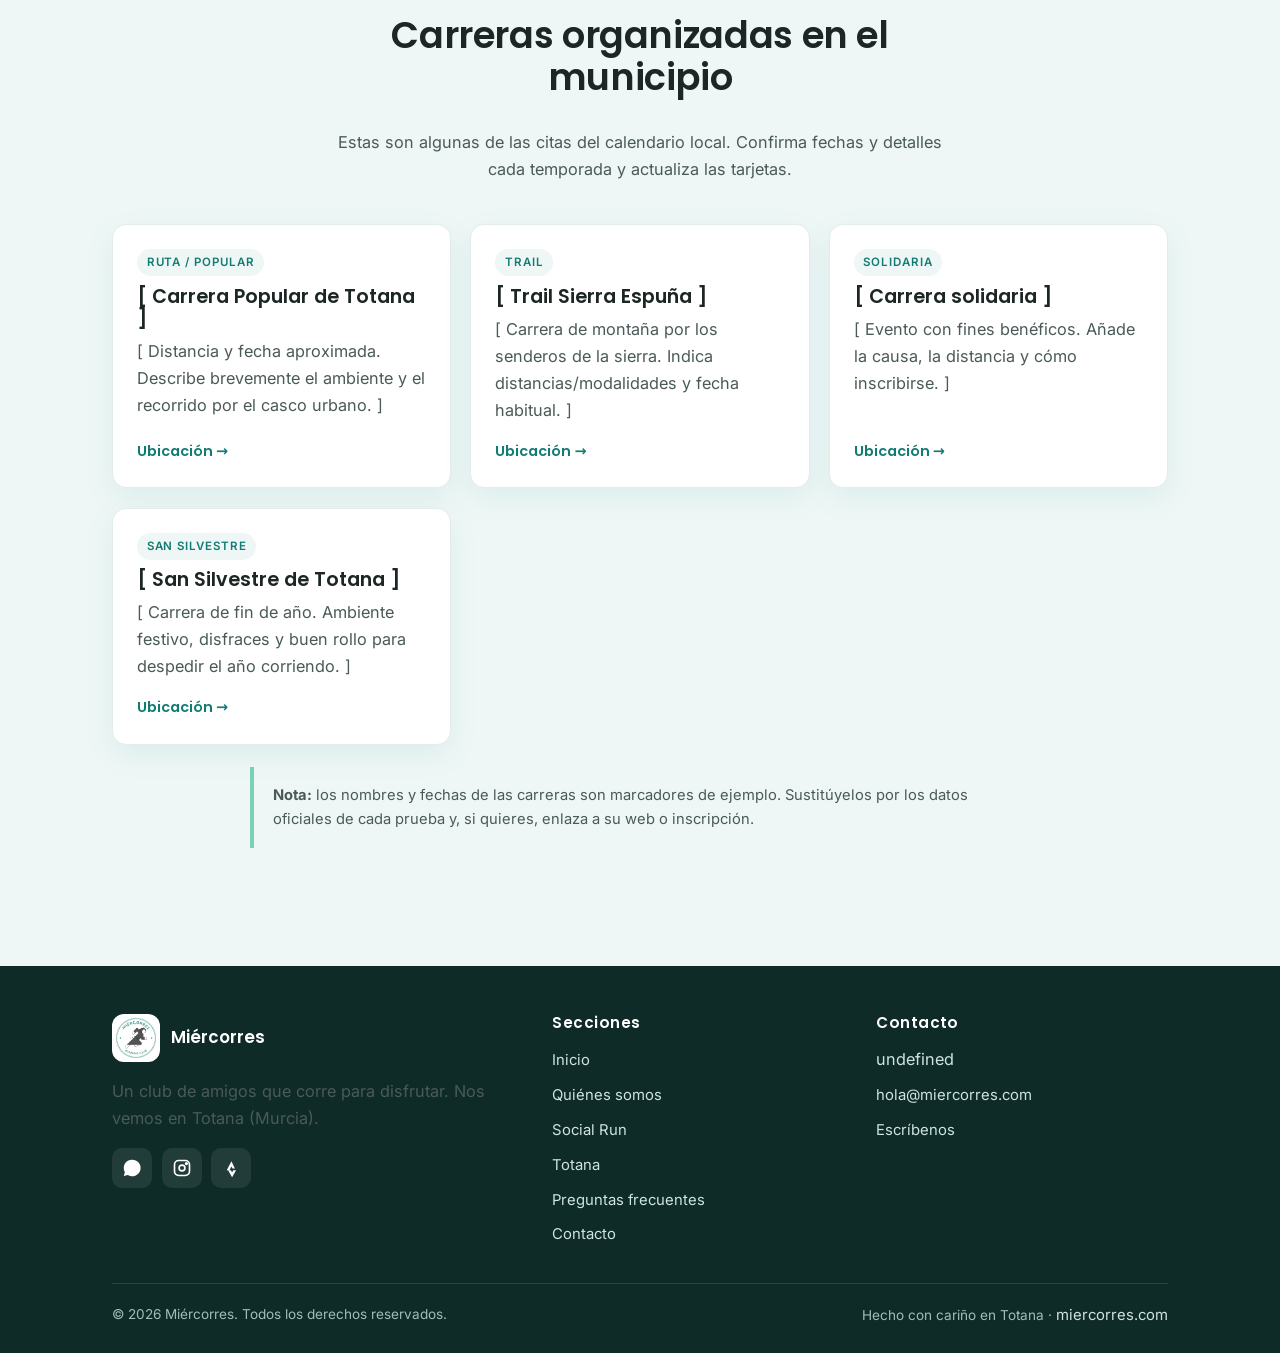
<file: totana.html>
﻿<!DOCTYPE html>
<html lang="es">
<head>
  <meta charset="UTF-8">
  <meta name="viewport" content="width=device-width, initial-scale=1.0">
  <title>Totana · Miércorres Running Club</title>
  <meta name="description" content="Lugares de interés de Totana (Murcia) y carreras del municipio. Descubre por dónde corremos.">
  <link rel="icon" href="img/logo.png" type="image/png">
  <link rel="preconnect" href="https://fonts.googleapis.com">
  <link rel="preconnect" href="https://fonts.gstatic.com" crossorigin>
  <link href="https://fonts.googleapis.com/css2?family=Poppins:wght@500;600;700&family=Inter:wght@400;500;600&display=swap" rel="stylesheet">
  <link rel="stylesheet" href="css/styles.css">
</head>
<body>
  <div data-header></div>

  <main id="main">
    <section class="page-hero">
      <div class="container">
        <span class="eyebrow">Nuestra tierra</span>
        <h1>Totana, kilómetro a kilómetro</h1>
        <p>Totana, en el corazón de la Región de Murcia y a las puertas de Sierra Espuña, es un lugar ideal para correr. Estos son algunos rincones que nos encantan y las carreras que dan vida al municipio.</p>
      </div>
    </section>

    <!-- ===================== LUGARES DE INTERÉS ===================== -->
    <section class="section">
      <div class="container">
        <div class="section-head">
          <span class="eyebrow">Lugares de interés</span>
          <h2>Rincones que merecen una parada</h2>
          <p>Cada tarjeta enlaza directamente al mapa. Revisa y ajusta los textos y enlaces según prefieras.</p>
        </div>
        <div class="cards">
          <article class="card">
            <span class="tag">Naturaleza</span>
            <h3>Sierra Espuña</h3>
            <p>Parque Regional con senderos y desniveles para los que buscan trail y aire puro a un paso de Totana.</p>
            <a class="card-link" href="https://www.google.com/maps/search/?api=1&query=Sierra+Espu%C3%B1a" target="_blank" rel="noopener">Ver en el mapa →</a>
          </article>
          <article class="card">
            <span class="tag">Cultura</span>
            <h3>Santuario de La Santa</h3>
            <p>Santuario de Santa Eulalia en plena sierra, un clásico ascenso y punto de peregrinación local.</p>
            <a class="card-link" href="https://www.google.com/maps/search/?api=1&query=Santuario+de+Santa+Eulalia+Totana" target="_blank" rel="noopener">Ver en el mapa →</a>
          </article>
          <article class="card">
            <span class="tag">Casco urbano</span>
            <h3>Plaza de la Balsa Vieja</h3>
            <p>Plaza emblemática del centro, punto de encuentro habitual antes de muchas de nuestras quedadas.</p>
            <a class="card-link" href="https://www.google.com/maps/search/?api=1&query=Plaza+de+la+Balsa+Vieja+Totana" target="_blank" rel="noopener">Ver en el mapa →</a>
          </article>
          <article class="card">
            <span class="tag">Patrimonio</span>
            <h3>Iglesia de Santiago el Mayor</h3>
            <p>Templo del siglo XVI, uno de los monumentos más representativos del municipio.</p>
            <a class="card-link" href="https://www.google.com/maps/search/?api=1&query=Iglesia+de+Santiago+el+Mayor+Totana" target="_blank" rel="noopener">Ver en el mapa →</a>
          </article>
          <article class="card">
            <span class="tag">Tradición</span>
            <h3>[ Barrios alfareros ]</h3>
            <p>[ Añade una breve descripción del entorno alfarero de Totana, famoso por su cerámica. ]</p>
            <a class="card-link" href="https://www.google.com/maps/search/?api=1&query=Totana+Murcia" target="_blank" rel="noopener">Ver en el mapa →</a>
          </article>
          <article class="card">
            <span class="tag">Editable</span>
            <h3>[ Tu rincón favorito ]</h3>
            <p>[ Duplica esta tarjeta para añadir más lugares. Cambia el texto de búsqueda del enlace por el nombre real. ]</p>
            <a class="card-link" href="https://www.google.com/maps/search/?api=1&query=Totana" target="_blank" rel="noopener">Ver en el mapa →</a>
          </article>
        </div>
      </div>
    </section>

    <!-- ===================== CARRERAS DEL MUNICIPIO ===================== -->
    <section class="section section--soft">
      <div class="container">
        <div class="section-head">
          <span class="eyebrow">Corre en Totana</span>
          <h2>Carreras organizadas en el municipio</h2>
          <p>Estas son algunas de las citas del calendario local. Confirma fechas y detalles cada temporada y actualiza las tarjetas.</p>
        </div>
        <div class="cards">
          <article class="card">
            <span class="tag">Ruta / Popular</span>
            <h3>[ Carrera Popular de Totana ]</h3>
            <p>[ Distancia y fecha aproximada. Describe brevemente el ambiente y el recorrido por el casco urbano. ]</p>
            <a class="card-link" href="https://www.google.com/maps/search/?api=1&query=Totana+Murcia" target="_blank" rel="noopener">Ubicación →</a>
          </article>
          <article class="card">
            <span class="tag">Trail</span>
            <h3>[ Trail Sierra Espuña ]</h3>
            <p>[ Carrera de montaña por los senderos de la sierra. Indica distancias/modalidades y fecha habitual. ]</p>
            <a class="card-link" href="https://www.google.com/maps/search/?api=1&query=Sierra+Espu%C3%B1a" target="_blank" rel="noopener">Ubicación →</a>
          </article>
          <article class="card">
            <span class="tag">Solidaria</span>
            <h3>[ Carrera solidaria ]</h3>
            <p>[ Evento con fines benéficos. Añade la causa, la distancia y cómo inscribirse. ]</p>
            <a class="card-link" href="https://www.google.com/maps/search/?api=1&query=Totana+Murcia" target="_blank" rel="noopener">Ubicación →</a>
          </article>
          <article class="card">
            <span class="tag">San Silvestre</span>
            <h3>[ San Silvestre de Totana ]</h3>
            <p>[ Carrera de fin de año. Ambiente festivo, disfraces y buen rollo para despedir el año corriendo. ]</p>
            <a class="card-link" href="https://www.google.com/maps/search/?api=1&query=Totana+Murcia" target="_blank" rel="noopener">Ubicación →</a>
          </article>
        </div>
        <p class="note" style="max-width:780px;margin-inline:auto">
          <strong>Nota:</strong> los nombres y fechas de las carreras son marcadores de ejemplo. Sustitúyelos por
          los datos oficiales de cada prueba y, si quieres, enlaza a su web o inscripción.
        </p>
      </div>
    </section>
  </main>

  <div data-footer></div>
  <script src="js/main.js"></script>
</body>
</html>
</file>
<file: css/styles.css>
﻿/* ==========================================================================
   Miércorres Running Club — Hoja de estilos compartida
   Paleta: #FFFFFF (fondo) · #7AD1B5 (marca)
   Estética minimalista y elegante.
   ========================================================================== */

:root {
  --brand: #7AD1B5;
  --brand-dark: #127c74;
  --brand-darker: #0d5b55;
  --brand-soft: #eef7f6;
  --bg: #ffffff;
  --ink: #1c2624;
  --ink-soft: #4a5a58;
  --line: #e4ecea;
  --shadow: 0 10px 30px rgba(18, 124, 116, 0.08);
  --shadow-hover: 0 16px 40px rgba(18, 124, 116, 0.16);
  --radius: 14px;
  --radius-lg: 22px;
  --maxw: 1120px;
  --space: clamp(3rem, 8vw, 6rem);
  --font-head: "Poppins", system-ui, sans-serif;
  --font-body: "Inter", system-ui, sans-serif;
}

/* ---------- Reset ligero ---------- */
*, *::before, *::after { box-sizing: border-box; }
html { scroll-behavior: smooth; -webkit-text-size-adjust: 100%; }
@media (prefers-reduced-motion: reduce) {
  html { scroll-behavior: auto; }
  *, *::before, *::after {
    animation-duration: 0.001ms !important;
    animation-iteration-count: 1 !important;
    transition-duration: 0.001ms !important;
  }
}
body {
  margin: 0;
  font-family: var(--font-body);
  color: var(--ink);
  background: var(--bg);
  line-height: 1.65;
  font-size: 1.02rem;
  -webkit-font-smoothing: antialiased;
}
img { max-width: 100%; height: auto; display: block; }
a { color: var(--brand-dark); text-decoration: none; }
a:hover { text-decoration: underline; }
h1, h2, h3, h4 { font-family: var(--font-head); line-height: 1.15; color: var(--ink); font-weight: 600; }
h1 { font-size: clamp(2.1rem, 5vw, 3.4rem); letter-spacing: -0.02em; }
h2 { font-size: clamp(1.6rem, 3.5vw, 2.3rem); letter-spacing: -0.01em; }
h3 { font-size: 1.2rem; }
p { color: var(--ink-soft); }

/* ---------- Accesibilidad ---------- */
:focus-visible {
  outline: 3px solid var(--brand-dark);
  outline-offset: 3px;
  border-radius: 4px;
}
.skip-link {
  position: absolute;
  left: -999px;
  top: 0;
  background: var(--brand-dark);
  color: #fff;
  padding: 0.75rem 1.25rem;
  border-radius: 0 0 8px 0;
  z-index: 200;
}
.skip-link:focus { left: 0; }
.visually-hidden {
  position: absolute !important;
  width: 1px; height: 1px;
  padding: 0; margin: -1px;
  overflow: hidden; clip: rect(0 0 0 0);
  white-space: nowrap; border: 0;
}

/* ---------- Contenedor ---------- */
.container { width: 100%; max-width: var(--maxw); margin: 0 auto; padding: 0 clamp(1.1rem, 4vw, 2rem); }
.section { padding: var(--space) 0; }
.section--soft { background: var(--brand-soft); }
.section-head { max-width: 640px; margin: 0 auto 2.6rem; text-align: center; }
.section-head p { margin-top: 0.6rem; }
.eyebrow {
  display: inline-block;
  font-family: var(--font-head);
  font-size: 0.78rem;
  font-weight: 600;
  letter-spacing: 0.16em;
  text-transform: uppercase;
  color: var(--brand-dark);
  margin-bottom: 0.8rem;
}

/* ---------- Botones ---------- */
.btn {
  display: inline-flex;
  align-items: center;
  gap: 0.5rem;
  font-family: var(--font-head);
  font-weight: 600;
  font-size: 0.98rem;
  padding: 0.85rem 1.6rem;
  border-radius: 999px;
  border: 2px solid transparent;
  cursor: pointer;
  transition: transform 0.15s ease, box-shadow 0.15s ease, background 0.15s ease, color 0.15s ease;
  text-decoration: none;
}
.btn:hover { text-decoration: none; transform: translateY(-2px); }
.btn--primary { background: var(--brand); color: #06322e; box-shadow: var(--shadow); }
.btn--primary:hover { box-shadow: var(--shadow-hover); }
.btn--ghost { background: transparent; color: var(--brand-dark); border-color: var(--brand); }
.btn--ghost:hover { background: var(--brand-soft); }

/* ---------- Cabecera / navegación ---------- */
.site-header {
  position: sticky;
  top: 0;
  z-index: 100;
  isolation: isolate;
  background: rgba(255, 255, 255, 0.9);
  backdrop-filter: saturate(1.4) blur(10px);
  border-bottom: 1px solid var(--line);
}
.nav {
  display: flex;
  align-items: center;
  justify-content: space-between;
  gap: 1rem;
  padding-top: 0.7rem;
  padding-bottom: 0.7rem;
}
.brand { display: flex; align-items: center; gap: 0.7rem; font-family: var(--font-head); font-weight: 600; color: var(--ink); }
.brand:hover { text-decoration: none; }
.brand img { width: 46px; height: 46px; }
.brand span { font-size: 1.4rem; line-height: 1.1; }
.brand small { display: block; font-size: 0.72rem; font-weight: 500; color: var(--brand-dark); letter-spacing: 0.05em; }

.nav-toggle {
  display: none;
  background: transparent;
  border: 1px solid var(--line);
  border-radius: 10px;
  padding: 0.5rem 0.6rem;
  cursor: pointer;
}
.nav-toggle svg { display: block; }

.nav-menu { display: flex; align-items: center; gap: 0.3rem; list-style: none; margin: 0; padding: 0; }
.nav-menu a {
  display: block;
  font-family: var(--font-head);
  font-weight: 500;
  font-size: 0.95rem;
  color: var(--ink);
  padding: 0.5rem 0.85rem;
  border-radius: 8px;
}
.nav-menu a:hover { background: var(--brand-soft); text-decoration: none; }
.nav-menu a[aria-current="page"] { color: var(--brand-dark); background: var(--brand-soft); }

@media (max-width: 860px) {
  .nav-toggle { display: inline-flex; margin-left: auto; }
  .nav { gap: 0; }
  .nav > nav { width: 0; overflow: visible; flex-shrink: 0; }
  .nav-menu {
    position: absolute;
    left: 0; right: 0; top: 100%;
    flex-direction: column;
    align-items: stretch;
    gap: 0;
    background: #fff;
    border-bottom: 1px solid var(--line);
    padding: 0.5rem clamp(1.1rem, 4vw, 2rem) 1rem;
    box-shadow: var(--shadow);
    display: none;
  }
  .nav-menu.is-open { display: flex; }
  .nav-menu a { padding: 0.85rem 0.5rem; border-radius: 8px; }
}

/* ---------- Hero ---------- */
.hero {
  position: relative;
  overflow: hidden;
  background:
    radial-gradient(1200px 500px at 80% -10%, rgba(61,207,194,0.22), transparent 60%),
    linear-gradient(180deg, #ffffff 0%, var(--brand-soft) 100%);
}
.hero-inner {
  display: grid;
  grid-template-columns: 1.1fr 0.9fr;
  gap: clamp(2rem, 5vw, 4rem);
  align-items: center;
  padding: clamp(3rem, 7vw, 5.5rem) 0;
}
.hero h1 { margin: 0 0 1rem; }
.hero p.lead { font-size: 1.12rem; max-width: 46ch; }
.hero-cta { display: flex; flex-wrap: wrap; gap: 0.8rem; margin-top: 1.8rem; }
.hero-badge {
  display: inline-flex; align-items: center; gap: 0.5rem;
  background: #fff; border: 1px solid var(--line);
  border-radius: 999px; padding: 0.4rem 0.9rem;
  font-size: 0.85rem; color: var(--brand-dark); font-weight: 600;
  box-shadow: var(--shadow); margin-bottom: 1.4rem;
}
.hero-art {
  display: grid; place-items: center;
  background: #fff; border-radius: var(--radius-lg);
  padding: clamp(1.5rem, 4vw, 3rem); box-shadow: var(--shadow);
  border: 1px solid var(--line);
}
.hero-art img { width: min(320px, 80%); }
@media (max-width: 780px) {
  .hero-inner { grid-template-columns: 1fr; text-align: center; }
  .hero p.lead { margin-inline: auto; }
  .hero-cta { justify-content: center; }
  .hero-badge { margin-inline: auto; }
}

/* ---------- Redes sociales ---------- */
.socials { display: flex; gap: 0.7rem; flex-wrap: wrap; }
.social-btn {
  display: inline-flex; align-items: center; gap: 0.55rem;
  padding: 0.65rem 1.1rem;
  border-radius: 999px;
  background: #fff; border: 1px solid var(--line);
  color: var(--ink); font-family: var(--font-head); font-weight: 500; font-size: 0.92rem;
  transition: transform 0.15s ease, box-shadow 0.15s ease, border-color 0.15s ease;
}
.social-btn:hover { text-decoration: none; transform: translateY(-2px); box-shadow: var(--shadow); border-color: var(--brand); }
.social-btn svg { width: 20px; height: 20px; }
.social-btn--wa svg { color: #25d366; }
.social-btn--ig svg { color: #e1306c; }
.social-btn--st svg { color: #fc4c02; }

/* ---------- Galería ---------- */
.gallery {
  display: grid;
  grid-template-columns: repeat(3, 1fr);
  gap: 1rem;
}
.gallery figure {
  margin: 0; overflow: hidden; border-radius: var(--radius);
  border: 1px solid var(--line); background: var(--brand-soft);
  aspect-ratio: 4 / 3;
}
.gallery img { width: 100%; height: 100%; object-fit: cover; transition: transform 0.4s ease; }
.gallery figure:hover img { transform: scale(1.05); }
@media (max-width: 820px) { .gallery { grid-template-columns: repeat(2, 1fr); } }
@media (max-width: 520px) { .gallery { grid-template-columns: 1fr; } }

/* ---------- Tarjetas ---------- */
.cards { display: grid; grid-template-columns: repeat(auto-fit, minmax(260px, 1fr)); gap: 1.2rem; }
.card {
  background: #fff; border: 1px solid var(--line);
  border-radius: var(--radius); padding: 1.5rem;
  box-shadow: var(--shadow);
  transition: transform 0.15s ease, box-shadow 0.15s ease;
  display: flex; flex-direction: column;
}
.card:hover { transform: translateY(-4px); box-shadow: var(--shadow-hover); }
.card h3 { margin: 0.2rem 0 0.5rem; }
.card p { margin: 0 0 1rem; flex: 1; }
.card .tag {
  display: inline-block; font-size: 0.72rem; font-weight: 600; letter-spacing: 0.08em;
  text-transform: uppercase; color: var(--brand-dark);
  background: var(--brand-soft); padding: 0.25rem 0.6rem; border-radius: 999px;
  align-self: flex-start; margin-bottom: 0.4rem;
}
.card-link {
  display: inline-flex; align-items: center; gap: 0.35rem;
  font-family: var(--font-head); font-weight: 600; font-size: 0.9rem;
  color: var(--brand-dark);
}
.card-link:hover { gap: 0.6rem; text-decoration: none; }

/* ---------- Bloques de texto / prosa ---------- */
.prose { max-width: 760px; margin: 0 auto; }
.prose p { margin: 0 0 1.2rem; }
.prose h2 { margin-top: 2.6rem; }
.prose figure { margin: 2rem 0; }
.prose figure img { border-radius: var(--radius); border: 1px solid var(--line); width: 100%; }
.prose figcaption { text-align: center; font-size: 0.85rem; color: var(--ink-soft); margin-top: 0.6rem; }
.note {
  background: var(--brand-soft);
  border-left: 4px solid var(--brand);
  padding: 1rem 1.2rem; border-radius: 0 10px 10px 0;
  font-size: 0.92rem; color: var(--ink-soft); margin: 1.4rem 0;
}
.placeholder-tag {
  display: inline-block; background: #fff7e6; color: #9a6b00;
  border: 1px dashed #e0b64d; border-radius: 6px;
  padding: 0.1rem 0.5rem; font-size: 0.82rem; font-family: var(--font-head);
}

/* ---------- Página: cabecera interior ---------- */
.page-hero {
  background:
    radial-gradient(900px 400px at 90% -20%, rgba(61,207,194,0.18), transparent 60%),
    var(--brand-soft);
  padding: clamp(2.6rem, 6vw, 4rem) 0;
  border-bottom: 1px solid var(--line);
}
.page-hero .container { max-width: 820px; }
.page-hero h1 { margin: 0 0 0.6rem; }
.page-hero p { font-size: 1.08rem; margin: 0; }

/* ---------- Social Run ---------- */
.run {
  display: grid; grid-template-columns: 1fr 1.1fr; gap: 0;
  background: #fff; border: 1px solid var(--line);
  border-radius: var(--radius-lg); overflow: hidden;
  box-shadow: var(--shadow); margin-bottom: 1.8rem;
}
.run-info { padding: clamp(1.4rem, 3vw, 2.2rem); }
.run-info h3 { font-size: 1.35rem; margin: 0.3rem 0 1rem; }
.run-meta { list-style: none; margin: 0 0 1.2rem; padding: 0; display: grid; gap: 0.7rem; }
.run-meta li { display: flex; gap: 0.7rem; align-items: flex-start; color: var(--ink); font-size: 0.96rem; }
.run-meta svg { flex: none; width: 20px; height: 20px; color: var(--brand-dark); margin-top: 2px; }
.run-meta strong { font-family: var(--font-head); }
.run-map { min-height: 260px; border: 0; width: 100%; height: 100%; background: var(--brand-soft); }
.run-status {
  display: inline-block; font-size: 0.72rem; font-weight: 700; letter-spacing: 0.08em;
  text-transform: uppercase; padding: 0.25rem 0.7rem; border-radius: 999px;
}
.run-status--next { background: var(--brand); color: #06322e; }
.run-status--past { background: #eef0f0; color: #6a7573; }
@media (max-width: 780px) { .run { grid-template-columns: 1fr; } .run-map { min-height: 220px; } }

/* ---------- FAQ (acordeón nativo) ---------- */
.faq { max-width: 780px; margin: 0 auto; display: grid; gap: 0.8rem; }
.faq details {
  border: 1px solid var(--line); border-radius: var(--radius);
  background: #fff; box-shadow: var(--shadow); overflow: hidden;
}
.faq summary {
  cursor: pointer; list-style: none;
  padding: 1.1rem 1.3rem;
  font-family: var(--font-head); font-weight: 600; font-size: 1.02rem;
  display: flex; align-items: center; justify-content: space-between; gap: 1rem;
}
.faq summary::-webkit-details-marker { display: none; }
.faq summary::after {
  content: "+"; font-size: 1.4rem; color: var(--brand-dark);
  transition: transform 0.2s ease; line-height: 1;
}
.faq details[open] summary::after { transform: rotate(45deg); }
.faq .faq-body { padding: 0 1.3rem 1.2rem; }
.faq .faq-body p { margin: 0; }

/* ---------- Formulario ---------- */
.form-wrap { max-width: 640px; margin: 0 auto; }
.form-grid { display: grid; gap: 1.1rem; grid-template-columns: 1fr 1fr; }
.field { display: flex; flex-direction: column; gap: 0.4rem; }
.field--full { grid-column: 1 / -1; }
.field label { font-family: var(--font-head); font-weight: 500; font-size: 0.92rem; }
.field .req { color: var(--brand-dark); }
.field input, .field textarea {
  font-family: var(--font-body); font-size: 1rem; color: var(--ink);
  padding: 0.8rem 0.95rem;
  border: 1px solid var(--line); border-radius: 10px;
  background: #fff; transition: border-color 0.15s ease, box-shadow 0.15s ease;
}
.field input:focus, .field textarea:focus {
  border-color: var(--brand); box-shadow: 0 0 0 3px rgba(61,207,194,0.25); outline: none;
}
.field textarea { resize: vertical; min-height: 140px; }
.form-actions { margin-top: 1.4rem; display: flex; align-items: center; gap: 1rem; flex-wrap: wrap; }
.form-status { font-size: 0.92rem; font-weight: 500; }
.form-status[data-state="ok"] { color: var(--brand-dark); }
.form-status[data-state="error"] { color: #c0392b; }
.form-hint { font-size: 0.85rem; color: var(--ink-soft); }
@media (max-width: 560px) { .form-grid { grid-template-columns: 1fr; } }

/* ---------- CTA final ---------- */
.cta-band { background: var(--brand-dark); color: #fff; text-align: center; }
.cta-band h2 { color: #fff; }
.cta-band p { color: rgba(255,255,255,0.9); max-width: 52ch; margin-inline: auto; }
.cta-band .btn--primary { background: #fff; color: var(--brand-dark); }
.cta-band .btn--ghost { color: #fff; border-color: rgba(255,255,255,0.6); }
.cta-band .btn--ghost:hover { background: rgba(255,255,255,0.12); }

/* ---------- Pie ---------- */
.site-footer { background: #0e2b28; color: #cfe4e1; padding: 3rem 0 1.6rem; margin-top: 0; }
.footer-grid { display: grid; grid-template-columns: 1.4fr 1fr 1fr; gap: 2rem; }
.footer-brand { display: flex; align-items: center; gap: 0.7rem; margin-bottom: 0.9rem; }
.footer-brand img { width: 48px; height: 48px; background: #fff; border-radius: 12px; padding: 4px; }
.footer-brand span { font-family: var(--font-head); font-weight: 600; color: #fff; font-size: 1.05rem; }
.site-footer h4 { color: #fff; font-size: 0.95rem; margin: 0 0 0.9rem; letter-spacing: 0.03em; }
.site-footer ul { list-style: none; margin: 0; padding: 0; display: grid; gap: 0.5rem; }
.site-footer a { color: #cfe4e1; font-size: 0.93rem; }
.site-footer a:hover { color: #fff; }
.footer-socials { display: flex; gap: 0.6rem; margin-top: 0.4rem; }
.footer-socials a {
  display: inline-flex; width: 40px; height: 40px; border-radius: 10px;
  align-items: center; justify-content: center;
  background: rgba(255,255,255,0.08); color: #fff;
}
.footer-socials a:hover { background: var(--brand); color: #06322e; }
.footer-socials svg { width: 20px; height: 20px; }
.footer-bottom {
  margin-top: 2.2rem; padding-top: 1.2rem; border-top: 1px solid rgba(255,255,255,0.12);
  display: flex; justify-content: space-between; flex-wrap: wrap; gap: 0.6rem;
  font-size: 0.85rem; color: #9fbdb9;
}
@media (max-width: 720px) { .footer-grid { grid-template-columns: 1fr; gap: 1.6rem; } }

/* ---------- Utilidades ---------- */
.text-center { text-align: center; }
.mt-2 { margin-top: 2rem; }
.grid-2 { display: grid; grid-template-columns: 1fr 1fr; gap: 2rem; align-items: center; }
@media (max-width: 780px) { .grid-2 { grid-template-columns: 1fr; } }
</file>
